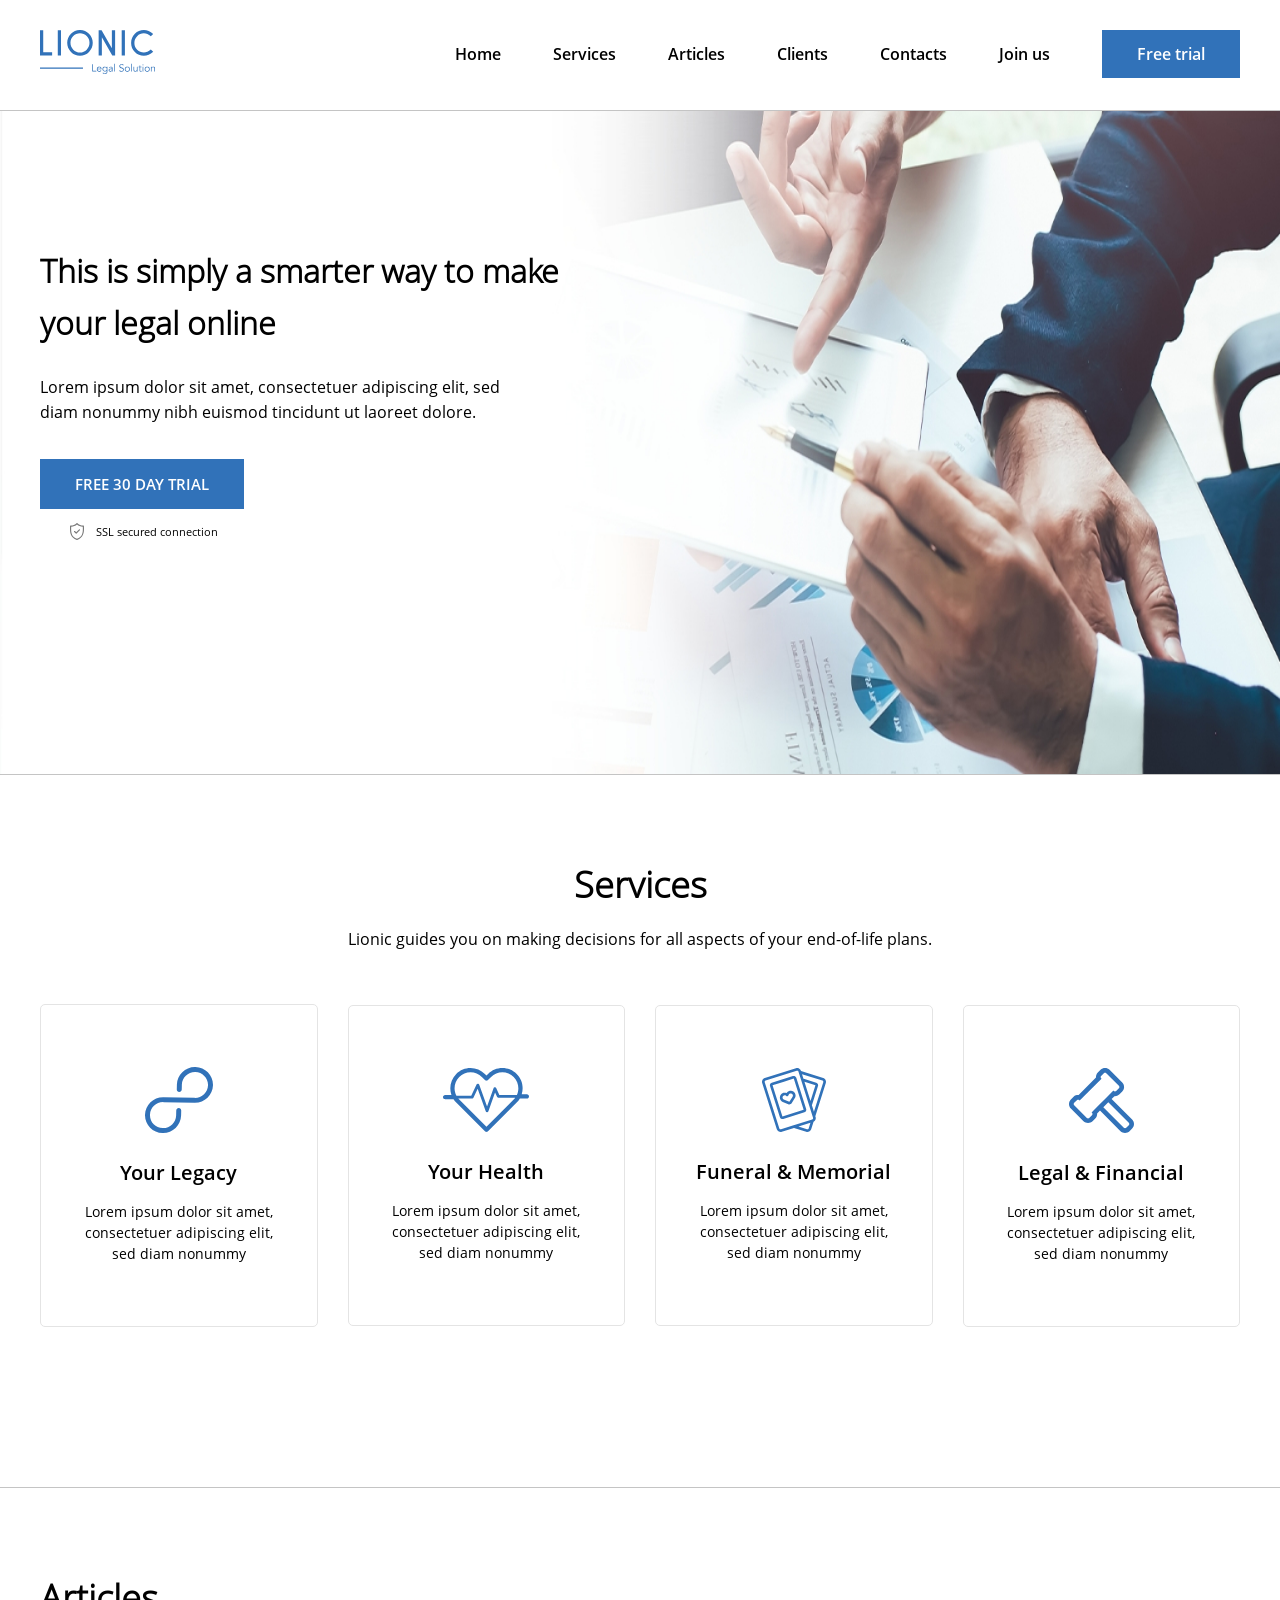
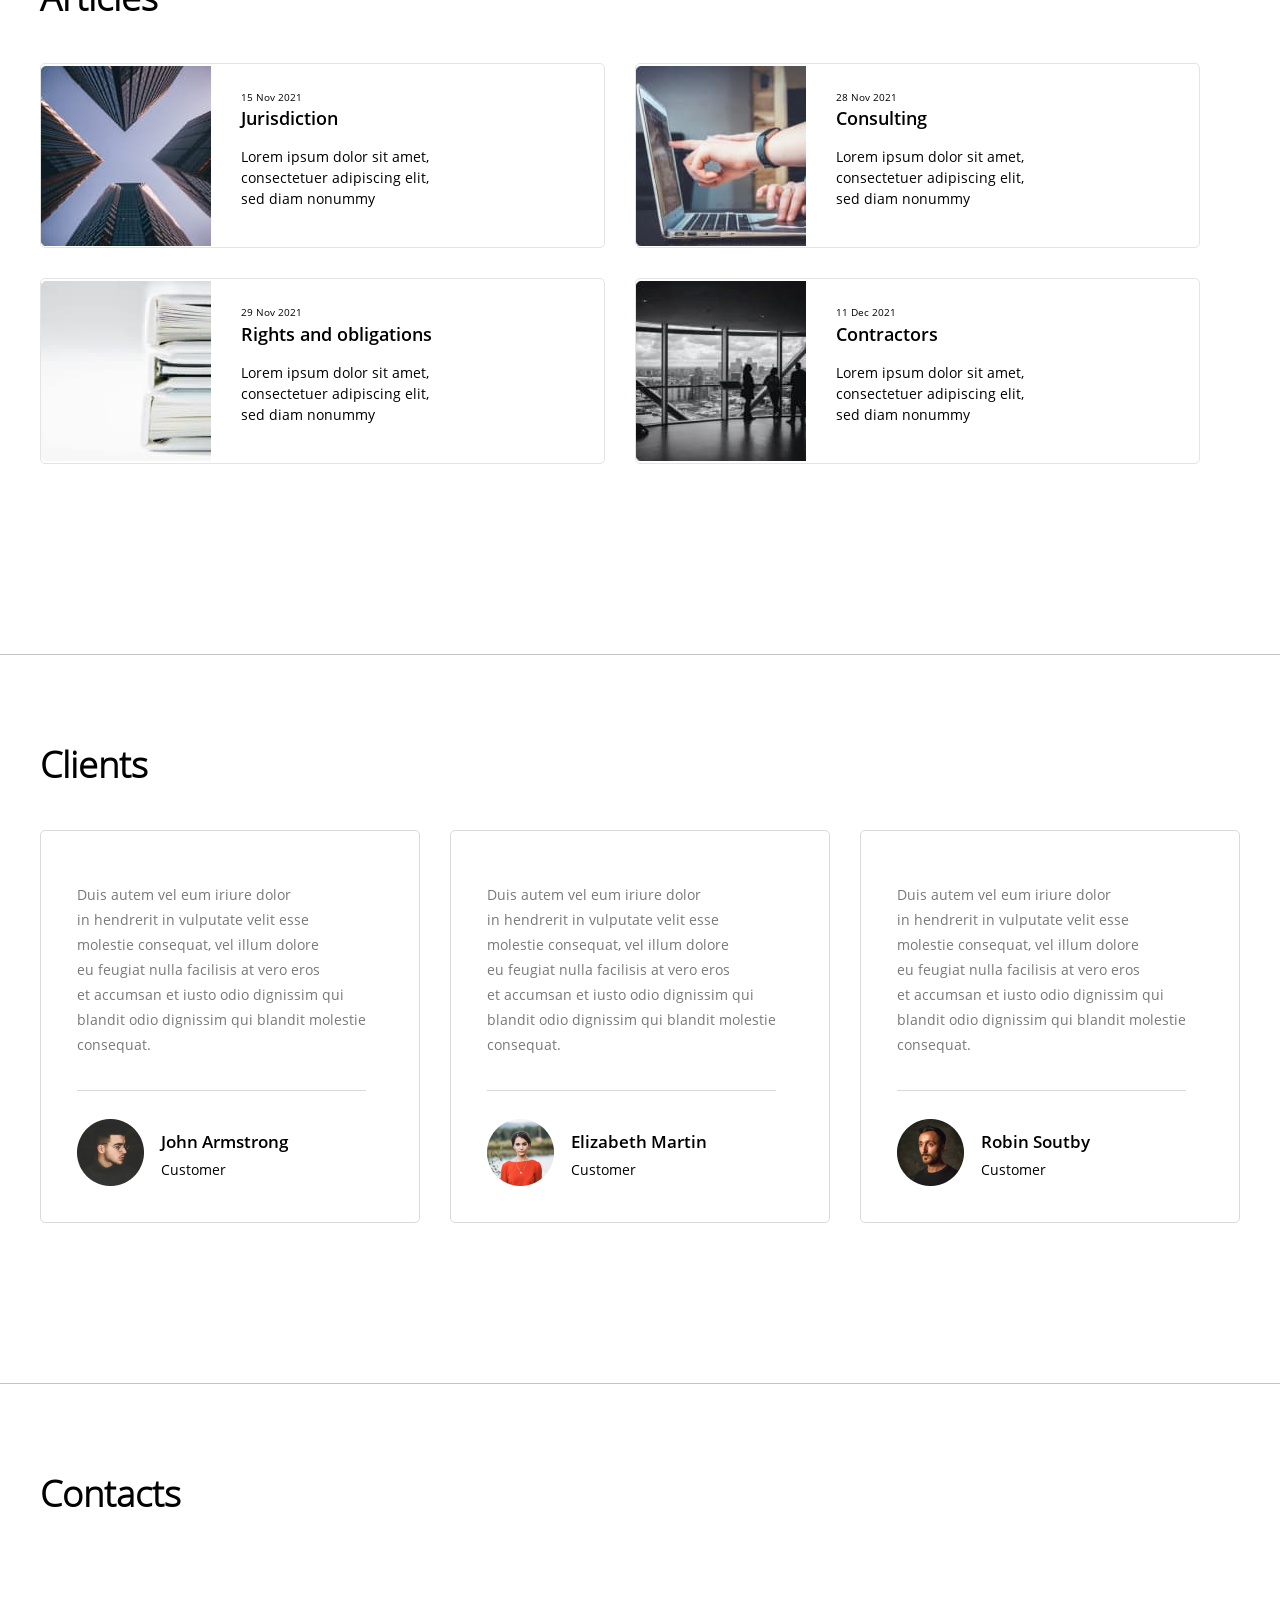
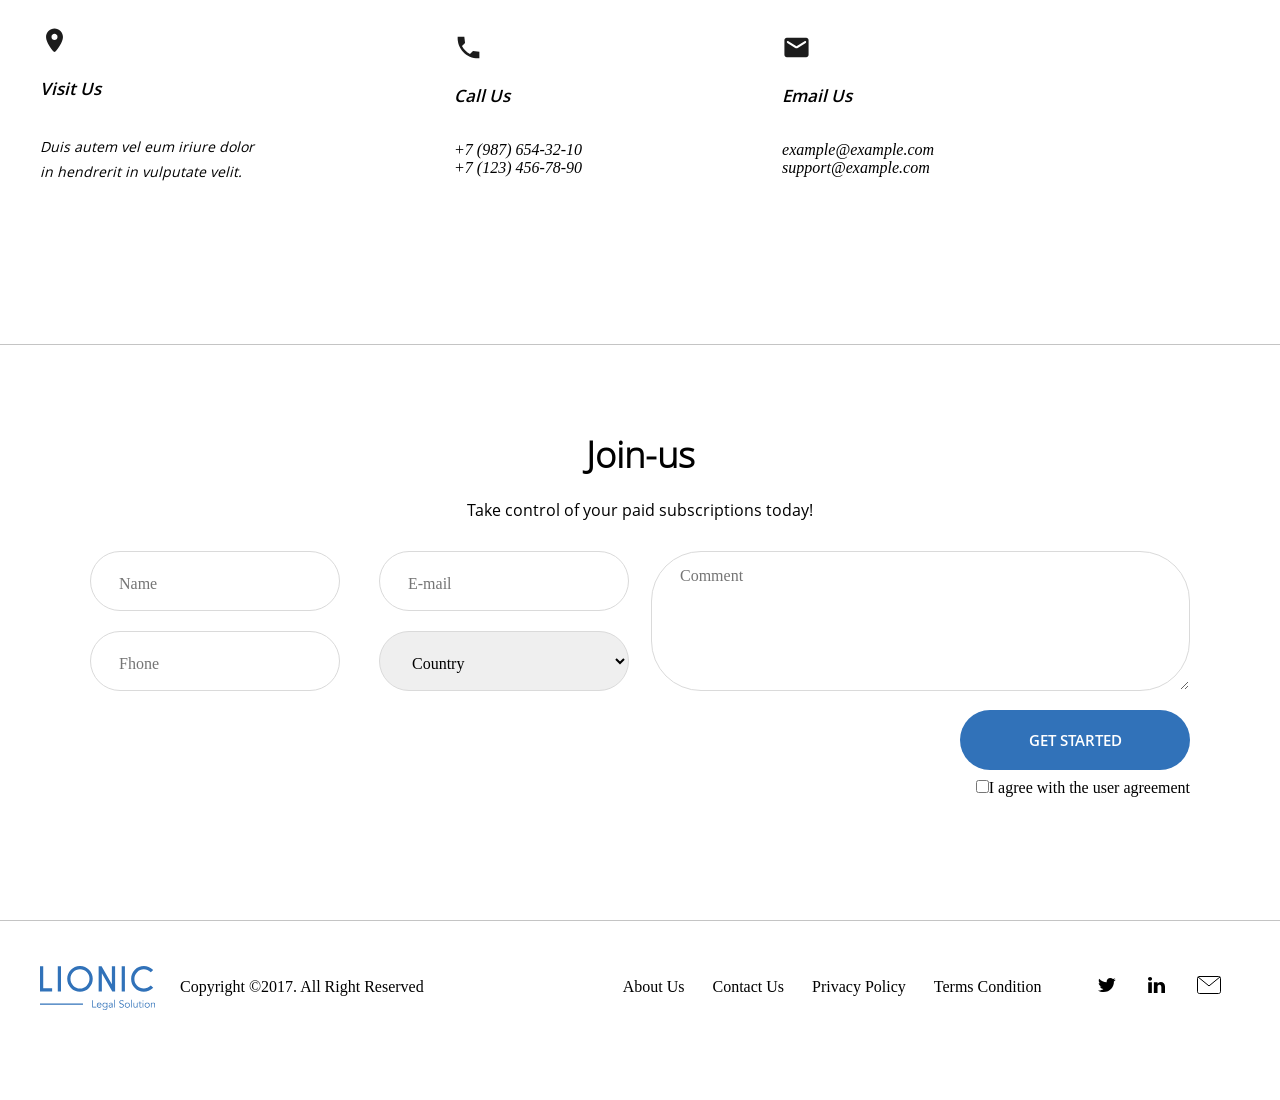
<file: Lionic/index.html>
<!DOCTYPE html>
<html lang="en">

<head>
  <meta charset="UTF-8">
  <meta name="viewport" content="width=device-width, initial-scale=1.0">
  <title>lionic</title>
  <link rel="stylesheet" href="css/normalize.css">
  <link rel="stylesheet" href="css/style.css">
</head>

<body>
  <header class="header">
    <div class="container flex">
      <a href="#" class="header-logo-link">
        <img src="img/logo.svg" alt="Logo-lionic" class="header-logo">
      </a>
      <nav class="nav">
        <ul class="header-list flex">
          <li class="header-list-item">
            <a href="#home" class="header-item-link">Home</a>
          </li>
          <li class="header-list-item">
            <a href="#services" class="header-item-link">Services</a>
          </li>
          <li class="header-list-item">
            <a href="#articles" class="header-item-link">Articles</a>
          </li>
          <li class="header-list-item">
            <a href="#clients" class="header-item-link">Clients</a>
          </li>
          <li class="header-list-item">
            <a href="#contacts" class="header-item-link">Contacts</a>
          </li>
          <li class="header-list-item">
            <a href="#join-us" class="header-item-link">Join&nbsp;us</a>
          </li>
        </ul>
      </nav>
      <button class="btn header-btn">Free trial</button>
    </div>
  </header>
  <main class="main">
    <section id="home" class="section-hero">
      <div class="container">
        <div class="description-hero">
          <h1 class="title-hero">This is&nbsp;simply a&nbsp;smarter way to&nbsp;make your legal online</h1>
          <p class="desc hero-desc">Lorem ipsum dolor sit amet, consectetuer adipiscing elit, sed diam nonummy
            nibh euismod tincidunt ut&nbsp;laoreet dolore.</p>
          <button class="btn btn-hero">FREE 30&nbsp;DAY TRIAL</button>
          <span class="commet">SSL secured connection</span>
        </div>
      </div>
    </section>
    <section id="services" class="section-services">
      <div class="container">
        <h2 class="title title-services">Services</h2>
        <p class="services-desc">Lionic guides you on&nbsp;making decisions for all aspects of&nbsp;your
          end-of-life plans.</p>
        <ul class="services-list-card flex">
          <li class="services-item-card flex">
            <svg class="services-icon services-icon-one" width="68" height="66" viewBox="0 0 68 66"
              xmlns="http://www.w3.org/2000/svg">
              <path
                d="M50.393 0.00398661C40.438 -0.212013 32.146 7.63799 31.9 17.512L31.776 22.483C31.742 23.839 32.833 24.973 34.2 25.003C35.567 25.032 36.713 23.947 36.746 22.591L36.871 17.62C37.049 10.471 43.062 4.77799 50.271 4.93399C57.478 5.09099 63.201 11.038 63.023 18.187C62.844 25.335 56.831 31.029 49.623 30.872L18.5 30.197C8.54499 29.981 0.252987 37.831 0.00698678 47.705C-0.240013 57.579 7.65099 65.78 17.607 65.995C27.562 66.211 35.854 58.362 36.1 48.488L36.223 43.572C36.257 42.215 35.166 41.082 33.799 41.052C32.432 41.022 31.286 42.108 31.252 43.464L31.129 48.38C30.951 55.529 24.938 61.222 17.729 61.066C10.522 60.909 4.79899 54.962 4.97699 47.813C5.15599 40.664 11.169 34.971 18.377 35.127L49.5 35.802C59.456 36.018 67.747 28.169 67.994 18.295C68.24 8.41999 60.349 0.219987 50.394 0.00498661L50.393 0.00398661Z" />
            </svg>
            <h3 class="title-card">Your Legacy</h3>
            <p class="desc card-services-desc">
              Lorem ipsum dolor sit amet, consectetuer adipiscing elit, sed diam nonummy
            </p>
          </li>
          <li class="services-item-card flex">
            <svg class="services-icon services-icon-two" width="86" height="64" viewBox="0 0 86 64"
              xmlns="http://www.w3.org/2000/svg">
              <path
                d="M79.622 20.272C79.622 22.336 79.316 24.352 78.726 26.27H83.868C85.045 26.27 86 27.227 86 28.406C86 29.586 85.045 30.541 83.868 30.541H77.47C77.268 30.541 77.073 30.513 76.888 30.461C76.0053 31.9743 74.9311 33.3675 73.692 34.606L44.972 63.374C44.7741 63.5725 44.539 63.73 44.2802 63.8375C44.0213 63.9449 43.7438 64.0002 43.4635 64.0002C43.1832 64.0002 42.9057 63.9449 42.6468 63.8375C42.388 63.73 42.1529 63.5725 41.955 63.374L13.233 34.606C12.1963 33.5688 11.2752 32.422 10.486 31.186C10.315 31.23 10.136 31.254 9.95 31.254H2.132C1.85176 31.2537 1.57431 31.1983 1.31551 31.0908C1.0567 30.9833 0.821595 30.8259 0.623621 30.6276C0.425646 30.4292 0.268677 30.1938 0.161676 29.9348C0.0546755 29.6758 -0.000261829 29.3983 9.38171e-07 29.118C9.38171e-07 27.938 0.955001 26.982 2.132 26.982H8.447C5.965 19.861 7.56 11.618 13.233 5.93801C15.1066 4.05015 17.3363 2.55313 19.793 1.5338C22.2497 0.514473 24.8843 -0.00687342 27.544 1.15198e-05C32.95 1.15198e-05 38.034 2.10901 41.856 5.93801L43.463 7.54701L45.07 5.93701C46.9438 4.04921 49.1737 2.55231 51.6306 1.53315C54.0874 0.513987 56.7222 -0.0071368 59.382 1.15198e-05C62.0417 -0.00681806 64.6763 0.514553 67.133 1.53388C69.5896 2.55321 71.8194 4.0502 73.693 5.93801C75.5791 7.8172 77.0741 10.0515 78.0918 12.5117C79.1094 14.972 79.6295 17.6096 79.622 20.272ZM70.678 8.95701C69.1987 7.46697 67.4383 6.28548 65.4989 5.48108C63.5595 4.67667 61.4796 4.26536 59.38 4.27101C57.2807 4.26563 55.2012 4.67706 53.2622 5.48146C51.3231 6.28586 49.563 7.46721 48.084 8.95701L44.969 12.077C44.7713 12.2754 44.5364 12.4329 44.2777 12.5403C44.019 12.6478 43.7416 12.7031 43.4615 12.7031C43.1814 12.7031 42.904 12.6478 42.6453 12.5403C42.3866 12.4329 42.1517 12.2754 41.954 12.077L38.84 8.95701C37.3608 7.46718 35.6005 6.28582 33.6613 5.48142C31.7221 4.67703 29.6424 4.26561 27.543 4.27101C25.4437 4.26546 23.3642 4.67682 21.4251 5.48123C19.486 6.28564 17.7259 7.46708 16.247 8.95701C11.173 14.04 10.232 21.718 13.425 27.763H28.236L33.538 16.479C33.783 15.959 34.277 15.634 34.891 15.663C35.1717 15.6764 35.4421 15.7726 35.6681 15.9396C35.8942 16.1065 36.0657 16.3367 36.161 16.601L44.051 38.487L50.542 20.168C50.6364 19.9007 50.8086 19.6678 51.0365 19.4992C51.2643 19.3306 51.5374 19.2341 51.8206 19.2221C52.1038 19.21 52.3842 19.283 52.6255 19.4316C52.8669 19.5802 53.0583 19.7977 53.175 20.056L56.351 27.051H73.852C76.612 21.125 75.554 13.842 70.677 8.95701H70.678ZM16.248 31.586L43.463 58.844L70.678 31.586C71.2253 31.038 71.7323 30.4512 72.195 29.83H55.736C55.179 29.83 54.373 29.573 54.143 29.064L52.046 24.444L45.404 43.189C45.204 43.755 44.67 44.135 44.069 44.136H44.066C43.466 44.136 42.933 43.76 42.729 43.196L34.653 20.798L30.426 29.794C30.192 30.292 29.99 30.541 29.439 30.541H15.293C15.593 30.901 15.912 31.249 16.248 31.586Z" />
            </svg>
            <h3 class="title-card">Your Health</h3>
            <p class="desc card-services-desc">Lorem ipsum dolor sit amet, consectetuer adipiscing elit, sed
              diam nonummy</p>
          </li>
          <li class="services-item-card flex">
            <svg class="services-icon services-icon-tree" width="64" height="64" viewBox="0 0 64 64"
              xmlns="http://www.w3.org/2000/svg">
              <path
                d="M63.8101 15.073L53.3321 48.146L53.5791 48.926C53.7393 49.4264 53.7986 49.9537 53.7536 50.4772C53.7086 51.0008 53.5603 51.5102 53.3171 51.976C52.9241 52.732 52.3171 53.329 51.5701 53.704L51.5611 53.737L49.1941 61.207C48.8722 62.2171 48.1632 63.0585 47.2223 63.5469C46.2815 64.0354 45.1853 64.131 44.1741 63.813L32.0001 59.957L19.8261 63.813C18.8148 64.131 17.7187 64.0354 16.7778 63.5469C15.8369 63.0585 15.1279 62.2171 14.8061 61.207L0.188058 15.074C0.0280711 14.5735 -0.0310613 14.0462 0.0140824 13.5227C0.0592262 12.9991 0.20775 12.4897 0.451058 12.024C0.69167 11.5566 1.02267 11.1416 1.42487 10.8031C1.82706 10.4646 2.29245 10.2093 2.79406 10.052L33.9431 0.187C34.9542 -0.131631 36.0504 -0.0363451 36.9915 0.451969C37.9325 0.940283 38.6415 1.78178 38.9631 2.792L39.0401 3.034C39.0491 3.036 39.0581 3.037 39.0661 3.04L61.2061 10.053C61.7073 10.2103 62.1723 10.4654 62.5743 10.8035C62.9763 11.1417 63.3073 11.5561 63.5481 12.023C64.0401 12.973 64.1331 14.055 63.8101 15.073ZM48.4441 54.75L36.4161 58.559L44.9781 61.271C45.3153 61.3777 45.6811 61.3463 45.9951 61.1835C46.3092 61.0208 46.5458 60.7401 46.6531 60.403L48.4441 54.75ZM51.0371 49.732L36.4211 3.598C36.3142 3.26106 36.078 2.98029 35.7644 2.81736C35.4507 2.65442 35.0852 2.62264 34.7481 2.729L3.60006 12.595C3.26006 12.702 2.98306 12.935 2.81906 13.252C2.73787 13.4073 2.68829 13.5771 2.67319 13.7517C2.65808 13.9263 2.67775 14.1021 2.73106 14.269L17.3471 60.402C17.5691 61.103 18.3201 61.492 19.0211 61.271L31.5611 57.299C31.5891 57.289 31.6171 57.279 31.6461 57.272L50.1691 51.405C50.5091 51.298 50.7861 51.065 50.9491 50.748C51.1141 50.432 51.1451 50.071 51.0371 49.731V49.732ZM48.4971 32.885L53.4461 17.265L42.4451 13.781L48.4971 32.885ZM61.1801 13.25C61.0998 13.0945 60.9896 12.9565 60.8557 12.8439C60.7218 12.7313 60.567 12.6464 60.4001 12.594L40.0231 6.14L41.4691 10.701C41.5571 10.711 41.6451 10.729 41.7321 10.757L54.2501 14.722C54.5841 14.8269 54.894 14.9969 55.1619 15.2223C55.4299 15.4477 55.6505 15.7239 55.8111 16.035C55.9734 16.3456 56.0726 16.6852 56.1028 17.0344C56.133 17.3835 56.0937 17.7352 55.9871 18.069L49.8951 37.297L51.9331 43.731L61.2681 14.267C61.3751 13.927 61.3441 13.567 61.1801 13.25ZM30.9401 23.336C31.5152 23.6323 32.0259 24.0398 32.4425 24.5349C32.8591 25.0299 33.1733 25.6027 33.3671 26.22C33.5725 26.8654 33.633 27.5483 33.5443 28.2198C33.4557 28.8913 33.22 29.535 32.8541 30.105L29.6411 35.126C29.3916 35.5142 29.0489 35.8336 28.6441 36.0552C28.2393 36.2767 27.7855 36.3932 27.3241 36.394C26.9701 36.394 26.6161 36.326 26.2841 36.19L20.7651 33.936C20.1378 33.6806 19.5745 33.29 19.1154 32.792C18.6563 32.2941 18.3127 31.701 18.1091 31.055C17.9119 30.4388 17.8389 29.7897 17.8943 29.1451C17.9498 28.5006 18.1326 27.8734 18.4321 27.3C18.7284 26.7249 19.1359 26.2142 19.631 25.7976C20.126 25.3811 20.6988 25.0668 21.3161 24.873C22.3839 24.5378 23.5338 24.5745 24.5781 24.977C25.1998 24.0462 26.1189 23.3539 27.1851 23.013C27.8013 22.8161 28.4504 22.7433 29.0949 22.7987C29.7394 22.8541 30.3665 23.0368 30.9401 23.336ZM30.8251 27.025C30.7361 26.742 30.5919 26.4795 30.4009 26.2526C30.2098 26.0257 29.9757 25.8389 29.7121 25.703C29.4491 25.5656 29.1615 25.4818 28.8659 25.4564C28.5703 25.431 28.2726 25.4645 27.9901 25.555C27.6178 25.6716 27.2823 25.8833 27.0168 26.1692C26.7513 26.455 26.565 26.8051 26.4761 27.185C26.4221 27.4083 26.3114 27.6139 26.1547 27.7819C25.998 27.9499 25.8006 28.0747 25.5816 28.1441C25.3626 28.2135 25.1294 28.2251 24.9045 28.178C24.6797 28.1309 24.4708 28.0265 24.2981 27.875C24.0064 27.6158 23.6523 27.4371 23.2705 27.3565C22.8888 27.2758 22.4926 27.296 22.1211 27.415C21.838 27.5042 21.5755 27.6487 21.3488 27.8401C21.122 28.0315 20.9355 28.266 20.8001 28.53C20.6627 28.793 20.5789 29.0806 20.5535 29.3762C20.5281 29.6718 20.5616 29.9694 20.6521 30.252C20.8271 30.805 21.2371 31.249 21.7751 31.469L27.2931 33.723C27.3114 33.731 27.3322 33.7317 27.3511 33.725C27.3696 33.7194 27.3856 33.7074 27.3961 33.691L30.6091 28.669C30.9231 28.179 31.0021 27.581 30.8261 27.027L30.8251 27.025ZM44.1721 40.932C44.2788 41.2656 44.3183 41.6171 44.2882 41.966C44.2582 42.315 44.1592 42.6545 43.9971 42.965C43.8365 43.2764 43.6158 43.5529 43.3477 43.7785C43.0796 44.004 42.7694 44.1742 42.4351 44.279L21.2401 50.994C20.5659 51.2062 19.835 51.1426 19.2077 50.817C18.5803 50.4914 18.1076 49.9305 17.8931 49.257L8.01306 18.07C7.90624 17.7362 7.8667 17.3846 7.89674 17.0355C7.92678 16.6863 8.0258 16.3466 8.18806 16.036C8.34862 15.7249 8.56923 15.4487 8.83717 15.2233C9.1051 14.9979 9.41503 14.8279 9.74906 14.723L30.9451 8.009C31.6194 7.79619 32.3506 7.85955 32.9782 8.18519C33.6059 8.51083 34.0788 9.07215 34.2931 9.746L44.1721 40.932ZM41.6301 41.737L31.7501 10.551L21.9781 13.645L10.5531 17.264L20.4331 48.45L41.6301 41.737Z" />
            </svg>
            <h3 class="title-card">Funeral &amp;&nbsp;Memorial</h3>
            <p class="desc card-services-desc">Lorem ipsum dolor sit amet, consectetuer adipiscing elit, sed
              diam nonummy</p>
          </li>
          <li class="services-item-card flex">
            <svg class="services-icon services-icon-four" width="65" height="65" viewBox="0 0 65 65"
              xmlns="http://www.w3.org/2000/svg">
              <path
                d="M63.131 51.506C64.3269 52.7045 64.9985 54.3285 64.9985 56.0215C64.9985 57.7146 64.3269 59.3385 63.131 60.537L60.54 63.13C59.9482 63.7249 59.2442 64.1965 58.4689 64.5175C57.6935 64.8385 56.8622 65.0025 56.023 65C55.184 65.0024 54.3529 64.8384 53.5777 64.5174C52.8025 64.1964 52.0987 63.7249 51.507 63.13L30.988 42.613L28.126 45.475C28.2028 46.397 28.077 47.3246 27.7574 48.1928C27.4378 49.061 26.9322 49.8488 26.276 50.501L23.55 53.227C22.9583 53.8218 22.2545 54.2934 21.4793 54.6143C20.7042 54.9353 19.873 55.0994 19.034 55.097C18.1952 55.0993 17.3642 54.9352 16.5892 54.6142C15.8142 54.2932 15.1106 53.8217 14.519 53.227L1.86503 40.575C0.66925 39.3767 -0.00231934 37.7529 -0.00231934 36.06C-0.00231934 34.3671 0.66925 32.7434 1.86503 31.545L4.59103 28.819C5.24326 28.1629 6.03107 27.6573 6.89928 27.3377C7.76748 27.0182 8.69507 26.8923 9.61703 26.969L26.97 9.61902C26.8953 8.69769 27.0219 7.77112 27.341 6.90358C27.6601 6.03605 28.1641 5.24832 28.818 4.59502L31.543 1.87002C32.1347 1.27539 32.8383 0.803958 33.6133 0.48298C34.3883 0.162003 35.2192 -0.00214761 36.058 2.1214e-05C37.764 2.1214e-05 39.368 0.664021 40.574 1.87002L53.227 14.522C54.4226 15.7205 55.094 17.3442 55.094 19.037C55.094 20.7298 54.4226 22.3536 53.227 23.552L50.502 26.278C49.8497 26.9342 49.0617 27.4398 48.1933 27.7594C47.3249 28.079 46.3972 28.2048 45.475 28.128L42.613 30.99L63.131 51.506ZM31.164 35.784L35.783 31.165L39.243 27.705L44.398 22.551L44.798 22.951C45.126 23.279 45.556 23.443 45.986 23.443C46.416 23.443 46.846 23.279 47.175 22.951L49.9 20.226C50.0561 20.07 50.1798 19.8848 50.2643 19.681C50.3487 19.4771 50.3922 19.2587 50.3922 19.038C50.3922 18.8174 50.3487 18.5989 50.2643 18.3951C50.1798 18.1912 50.0561 18.006 49.9 17.85L37.246 5.19702C37.0901 5.04084 36.905 4.91699 36.7011 4.83256C36.4972 4.74813 36.2787 4.70479 36.058 4.70502C35.628 4.70502 35.198 4.86902 34.87 5.19702L32.144 7.92202C31.9879 8.07804 31.864 8.26332 31.7794 8.46725C31.6949 8.67118 31.6514 8.88977 31.6514 9.11052C31.6514 9.33128 31.6949 9.54987 31.7794 9.7538C31.864 9.95773 31.9879 10.143 32.144 10.299L32.544 10.699L10.694 32.546L10.294 32.146C10.1381 31.9898 9.95296 31.866 9.74909 31.7816C9.54523 31.6971 9.32669 31.6538 9.10603 31.654C8.67603 31.654 8.24603 31.818 7.91803 32.146L5.19303 34.87C5.03701 35.026 4.91325 35.2112 4.82881 35.4151C4.74437 35.6189 4.70091 35.8374 4.70091 36.058C4.70091 36.2787 4.74437 36.4971 4.82881 36.701C4.91325 36.9048 5.03701 37.09 5.19303 37.246L17.846 49.9C18.174 50.228 18.604 50.392 19.034 50.392C19.464 50.392 19.894 50.228 20.223 49.9L22.948 47.175C23.1042 47.019 23.2281 46.8337 23.3126 46.6298C23.3971 46.4259 23.4407 46.2073 23.4407 45.9865C23.4407 45.7658 23.3971 45.5472 23.3126 45.3433C23.2281 45.1393 23.1042 44.954 22.948 44.798L22.548 44.398L27.703 39.244L31.164 35.784ZM59.804 54.834L39.285 34.317L34.315 39.287L54.835 59.803C55.162 60.131 55.593 60.295 56.023 60.295C56.453 60.295 56.883 60.131 57.211 59.803L59.804 57.21C59.9601 57.054 60.0838 56.8688 60.1683 56.665C60.2527 56.4611 60.2962 56.2427 60.2962 56.022C60.2962 55.8014 60.2527 55.5829 60.1683 55.3791C60.0838 55.1752 59.9601 54.99 59.804 54.834Z" />
            </svg>
            <h3 class="title-card">Legal &amp;&nbsp;Financial</h3>
            <p class="desc card-services-desc">Lorem ipsum dolor sit amet, consectetuer adipiscing elit, sed
              diam nonummy</p>
          </li>
        </ul>
      </div>
    </section>
    <section id="articles" class="section-articles">
      <div class="container">
        <h2 class="title title-articles">Articles</h2>
        <ul class="articles-list flex">
          <li class="articles-list-item">
            <article class="article">
              <a href="#" class="link-article flex">
                <div class="div-image">
                  <img src="img/articles-1.1.jpg" alt="Jurisdiction" class="articles-img">
                </div>
                <div class="articles-card-desc">
                  <time class="time" datetime="2021.11.15 15:50">15 Nov 2021</time>
                  <h3 class="title-articles-card">
                    Jurisdiction
                  </h3>
                  <p class="desc desc-articles-card">
                    Lorem ipsum dolor sit amet, consectetuer adipiscing elit, sed diam nonummy
                  </p>
                </div>
              </a>
            </article>
          </li>
          <li class="articles-list-item">
            <article class="article">
              <a href="#" class="link-article flex">
                <div class="div-image">
                  <img src="img/Articles-2.2.jpg" alt="Consulting" class="articles-img">
                </div>
                <div class="articles-card-desc">
                  <time class="time" datetime="2021.11.28 21:40">28 Nov 2021</time>
                  <h3 class="title-articles-card">
                    Consulting
                  </h3>
                  <p class="desc desc-articles-card">
                    Lorem ipsum dolor sit amet, consectetuer adipiscing elit, sed diam nonummy
                  </p>
                </div>
              </a>
            </article>
          </li>
          <li class="articles-list-item">
            <article class="article">
              <a href="#" class="link-article flex">
                <div class="div-image">
                  <img src="img/articles-3.3.jpg" alt="Rights and obligations" class="articles-img">
                </div>
                <div class="articles-card-desc">
                  <time class="time" datetime="2021.11.29 16:40">29 Nov 2021</time>
                  <h3 class="title-articles-card">
                    Rights and obligations
                  </h3>
                  <p class="desc desc-articles-card">
                    Lorem ipsum dolor sit amet, consectetuer adipiscing elit, sed diam nonummy
                  </p>
                </div>
              </a>
            </article>
          </li>
          <li class="articles-list-item">
            <article class="article">
              <a href="#" class="link-article flex">
                <div class="div-image">
                  <img src="img/articles-4.4.jpg" alt="Contractors" class="articles-img">
                </div>
                <div class="articles-card-desc">
                  <time class="time" datetime="2021.12.11 11:30">11 Dec 2021</time>
                  <h3 class="title-articles-card">
                    Contractors
                  </h3>
                  <p class="desc desc-articles-card">
                    Lorem ipsum dolor sit amet, consectetuer adipiscing elit, sed diam nonummy
                  </p>
                </div>
              </a>
            </article>
          </li>
        </ul>
      </div>
    </section>
    <section id="clients" class="section-clients">
      <div class="container">
        <h2 class="title-clients">Clients</h2>
        <ul class="list-clients flex">
          <li class="item-clients">
            <p class="desc-clients">
              Duis autem vel eum iriure dolor in&nbsp;hendrerit in&nbsp;vulputate velit esse molestie consequat, vel
              illum dolore eu&nbsp;feugiat nulla facilisis at&nbsp;vero eros et&nbsp;accumsan et&nbsp;iusto odio
              dignissim qui blandit odio dignissim qui blandit molestie consequat.
            </p>
            <div class="clients-contact flex">
              <div class="div-image-clients">
                <img src="img/clients-1.jpg" alt="фото">
              </div>
              <div>
                <p class="name-customer">John Armstrong</p>
                <p class="customer">Customer</p>
              </div>
            </div>
          </li>
          <li class="item-clients">
            <p class="desc-clients">
              Duis autem vel eum iriure dolor in&nbsp;hendrerit in&nbsp;vulputate velit esse molestie consequat, vel
              illum dolore eu&nbsp;feugiat nulla facilisis at&nbsp;vero eros et&nbsp;accumsan et&nbsp;iusto odio
              dignissim qui blandit odio dignissim qui blandit molestie consequat.
            </p>
            <div class="clients-contact flex">
              <div class="div-image-clients">
                <img src="img/clients-2.jpg" alt="фото">
              </div>
              <div>
                <p class="name-customer">Elizabeth Martin</p>
                <p class="customer">Customer</p>
              </div>
            </div>
          </li>
          <li class="item-clients">
            <p class="desc-clients">
              Duis autem vel eum iriure dolor in&nbsp;hendrerit in&nbsp;vulputate velit esse molestie consequat, vel
              illum dolore eu&nbsp;feugiat nulla facilisis at&nbsp;vero eros et&nbsp;accumsan et&nbsp;iusto odio
              dignissim qui blandit odio dignissim qui blandit molestie consequat.
            </p>
            <div class="clients-contact flex">
              <div class="div-image-clients">
                <img src="img/clients-3.jpg" alt="фото">
              </div>
              <div>
                <p class="name-customer">Robin Soutby</p>
                <p class="customer">Customer</p>
              </div>
            </div>
          </li>
        </ul>
      </div>
    </section>
    <section id="contacts" class="section-contacts">
      <div class="container">
        <h2 class="title-contacts">Contacts</h2>
        <address class="contacts-block">
          <ul class="adress-list flex">
            <li class="adress-listitem flex">
              <img class="adress-image" src="img/contacts-1.svg" alt="иконка">
              <strong class="title-small">
                Visit Us
              </strong>
              <p class="contacts-desc">Duis autem vel eum iriure dolor in&nbsp;hendrerit in&nbsp;vulputate velit.</p>
            </li>
            <li class="adress-listitem flex">
              <img class="adress-image" src="img/contacts-2.svg" alt="иконка">
              <strong class="title-small">
                Call Us
              </strong>
              <a href="tel:+79876543210" class="tel-contacts">+7 (987) 654-32-10</a>
              <a href="tel:+71234567890" class="tel-contacts">+7 (123) 456-78-90</a>
            </li>
            <li class="adress-listitem flex">
              <img class="adress-image" src="img/contacts-3.svg" alt="иконка">
              <strong class="title-small">
                Email Us
              </strong>
              <a href="mailto:example@example.com" class="mail-contacts">example@example.com</a>
              <a href="mailto:support@example.com" class="mail-contacts">support@example.com</a>
            </li>
          </ul>
        </address>
      </div>
    </section>
    <section id="join-us" class="section-join-us">
      <div class="container">
        <h2 class="title-join-us">Join-us</h2>
        <p class="desc-join-us">
          Take control of&nbsp;your paid subscriptions today!
        </p>
        <form action="#" method="POST" class="form">
          <div class="form-container flex">
            <div class="form-inputs flex">
              <input type="text" name="name" placeholder="Name" class="input">
              <input type="email" name="email" placeholder="E-mail" class="input">
              <input type="tel" name="tel" placeholder="Fhone" class="input input3">
              <select name="country" id="#" class="input select">
                <option value="Country" disabled selected>Country</option>
                <option value="United Kingdom">United Kingdom</option>
                <option value="Unoted States">Unoted States</option>
                <option value="France">France</option>
                <option value="Germany">Germany</option>
                <option value="Spain">Spain</option>
                <option value="Estonia">Estonia</option>
              </select>
            </div>
            <div class="text-form">
              <textarea class="textarea" placeholder="Comment"></textarea>
            </div>
          </div>
          <div class="div-button flex">
            <button class="btn-join-us">GET STARTED</button>
            <label>
              <input value="I agree with the user agreement" name="agree" type="checkbox">I agree with the user
              agreement
            </label>
          </div>
        </form>
      </div>
    </section>
  </main>
  <footer class="footer">
    <div class="container">
      <div class="flex">
        <div class="footer-commet flex">
          <img src="img/logo.svg" alt="Логотип компании" class="footer-logo">
          <p class="commet-footer">Copyright ©2017. All Right Reserved</p>
        </div>
        <ul class="flex">
          <li class="footer-nav">About Us</li>
          <li class="footer-nav">Contact Us</li>
          <li class="footer-nav">Privacy Policy</li>
          <li class="footer-nav footer-nav4">Terms Condition</li>
        </ul>
        <ul class="footer-link flex">
          <li class="footer-social">
            <a href="#" class="social-link">
              <svg class="icon-footer" width="18" height="14" viewBox="0 0 18 14" xmlns="http://www.w3.org/2000/svg">
                <path
                  d="M17.719 1.65632C17.0672 1.93749 16.3672 2.12756 15.6312 2.213C16.3824 1.77569 16.9578 1.08271 17.2295 0.257952C16.516 0.66998 15.7351 0.960048 14.9207 1.11556C14.258 0.428779 13.313 0 12.2675 0C10.2607 0 8.63311 1.58169 8.63311 3.53391C8.63311 3.81052 8.66516 4.08038 8.72676 4.33947C5.70575 4.19186 3.02744 2.78497 1.2347 0.647183C0.921659 1.16929 0.742478 1.77633 0.742478 2.42402C0.742478 3.64991 1.38427 4.73153 2.35946 5.36512C1.78217 5.34773 1.21754 5.19623 0.712779 4.9233V4.96795C0.712779 6.68033 1.96554 8.10817 3.6285 8.4329C3.32302 8.51427 3.00243 8.55679 2.67076 8.55679C2.43627 8.55679 2.20876 8.53521 1.98651 8.49457C2.44908 9.89809 3.7915 10.9197 5.38164 10.9486C4.13761 11.8967 2.57008 12.4619 0.867562 12.4619C0.574324 12.4619 0.284511 12.4449 0 12.4115C1.60887 13.4145 3.51914 14 5.57194 14C12.2576 14 15.914 8.61508 15.914 3.94522C15.914 3.79191 15.9105 3.63974 15.9029 3.48812C16.6153 2.98716 17.2303 2.36688 17.719 1.65632Z" />
              </svg>
            </a>
          </li>
          <li class="footer-social">
            <a href="#" class="social-link">
              <svg class="icon-footer" width="17" height="16" viewBox="0 0 17 16" fill="none"
                xmlns="http://www.w3.org/2000/svg">
                <g clip-path="url(#clip0_9_0)">
                  <path
                    d="M3.85973 15.999V5.20386H0.215035V15.999H3.85973ZM2.03785 3.72907C3.30882 3.72907 4.09994 2.90013 4.09994 1.86422C4.07626 0.804959 3.30887 -0.000976562 2.06197 -0.000976562C0.815269 -0.000976562 0 0.804975 0 1.86422C0 2.90018 0.790923 3.72907 2.01406 3.72907H2.03774H2.03785ZM5.87706 15.999H9.52175V9.97048C9.52175 9.64784 9.54543 9.32554 9.64168 9.0949C9.90516 8.45027 10.5049 7.78262 11.5117 7.78262C12.8305 7.78262 13.3582 8.77258 13.3582 10.2238V15.999H17.0026V9.8091C17.0026 6.49325 15.2045 4.95042 12.8065 4.95042C10.8404 4.95042 9.9771 6.03237 9.49751 6.76928H9.52184V5.20363H5.87714C5.92497 6.21659 5.87714 15.9988 5.87714 15.9988L5.87706 15.999Z" />
                </g>
                <defs>
                  <clipPath id="clip0_9_0">
                    <rect width="17" height="16" fill="white" />
                  </clipPath>
                </defs>
              </svg>
            </a>
          </li>
          <li class="footer-social">
            <a href="#" class="social-link social-link-mail">
              <svg class="social-footer" width="24" height="18" viewBox="0 0 24 18" xmlns="http://www.w3.org/2000/svg">
                <path d="M2.4 0.5H21.6C22.6747 0.5 23.5 1.31855 23.5 2.25V15.75C23.5 16.6814 22.6747 17.5 21.6 17.5H2.4C1.32525 17.5 0.5 16.6814 0.5 15.75V2.25C0.5 1.31855 1.32525 0.5 2.4 0.5Z" stroke-linecap="round" stroke-linejoin="round"/>
                <path d="M22.8478 1.0625L12 9.93794L1.15222 1.0625" stroke-linecap="round" stroke-linejoin="round"/>
                </svg>
            </a>
          </li>
        </ul>
      </div>
    </div>
  </footer>
</body>

</html>
</file>
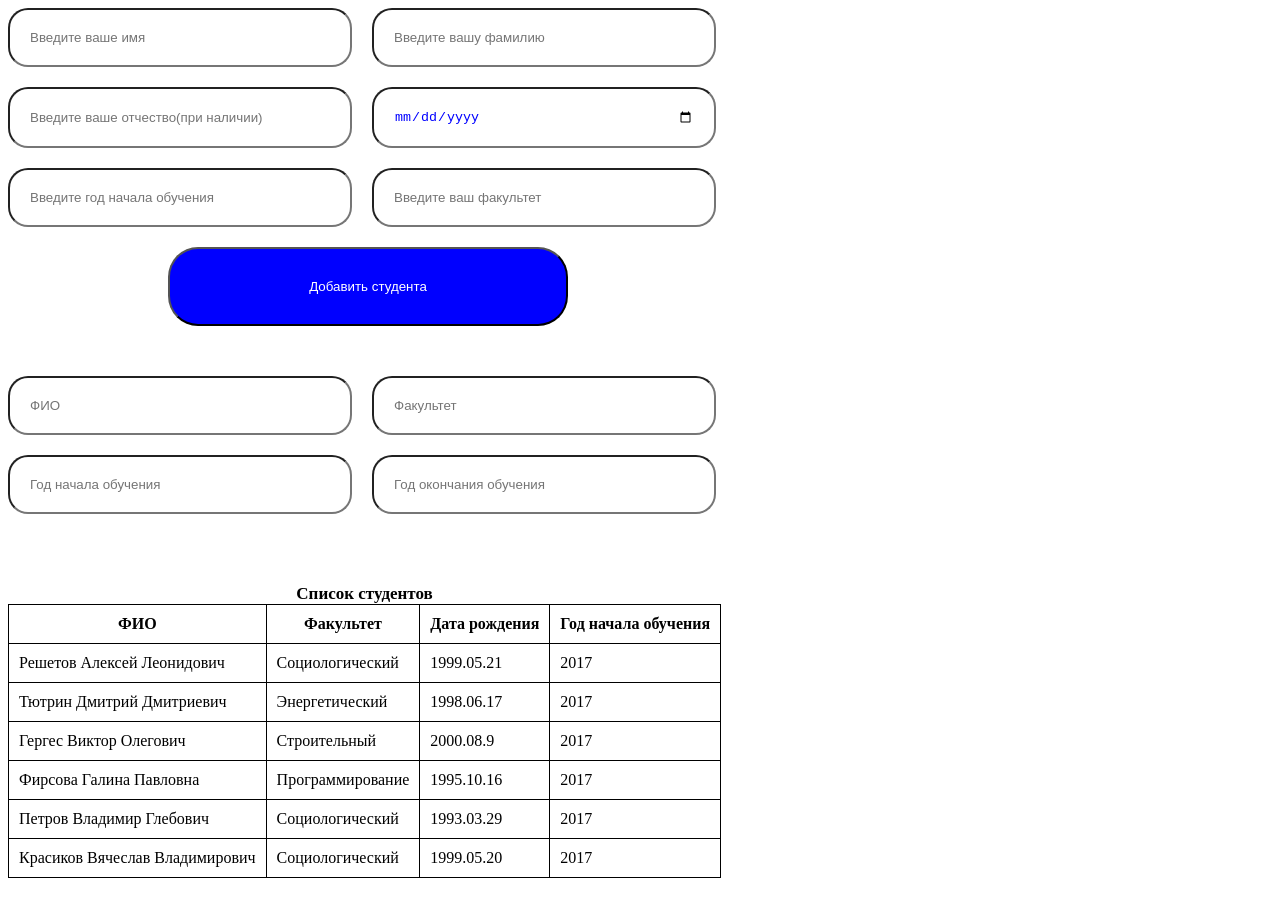
<file: StudentsFilter/index.html>
<!DOCTYPE html>
<html lang="ru">
<head>
    <meta charset="UTF-8">
    <meta name="viewport" content="width=device-width, initial-scale=1.0">
    <link rel="stylesheet" href="style.css">
    <title>Document</title>
</head>
<body>
    <div class="container">
        
    </div>
    <script defer src="student.js"></script>
</body>
</html>
</file>
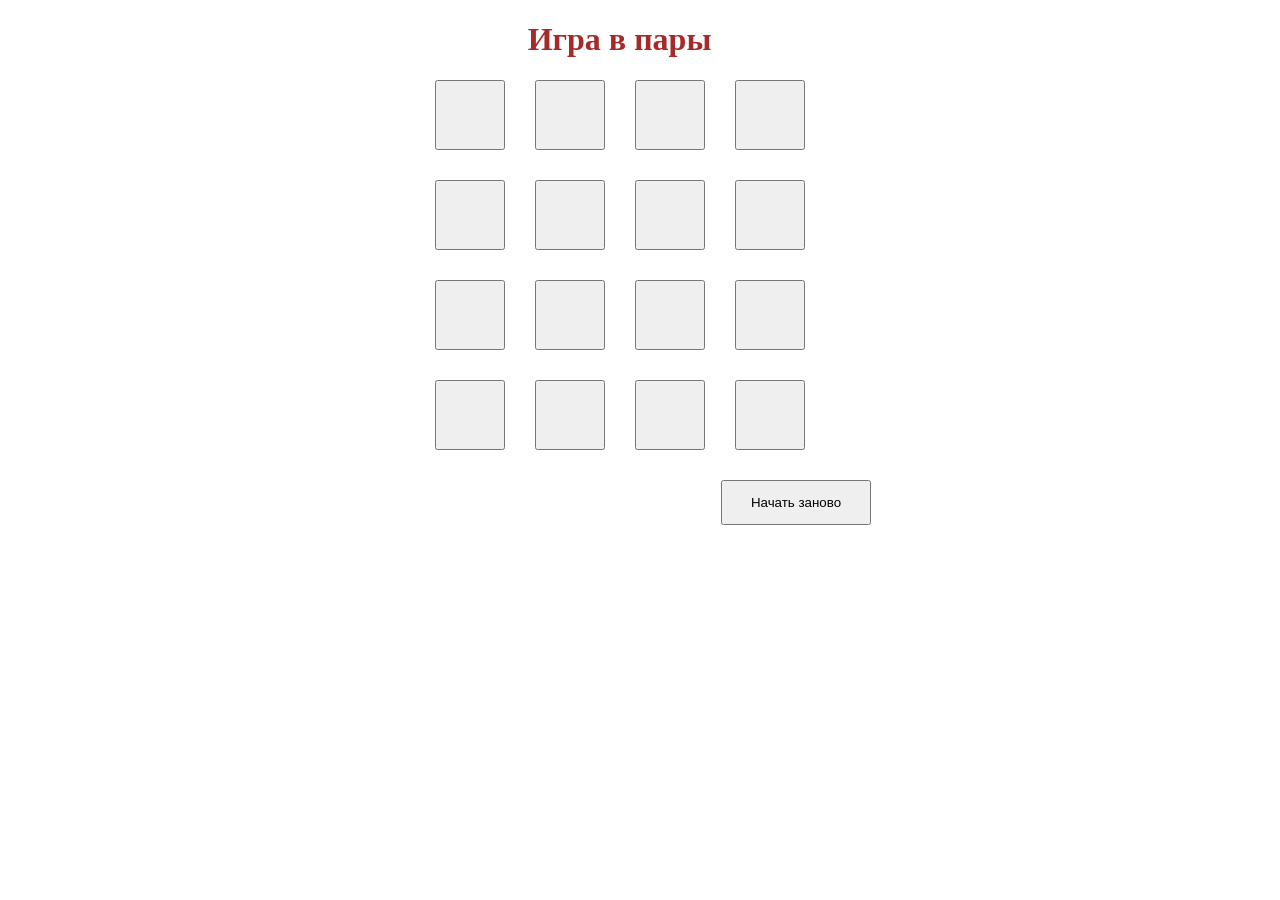
<file: Game/IndexCardGame.html>
<!DOCTYPE html>
<html lang="en">
<head>
    <meta charset="UTF-8">
    <meta name="viewport" content="width=device-width, initial-scale=1.0">
    <link rel="stylesheet" href="styleGame.css">
    <script defer src="mainGame.js"></script>
    <title>Document</title>
</head>
<body>
    <div class="js-app">

    </div>
</body>
</html>
</file>
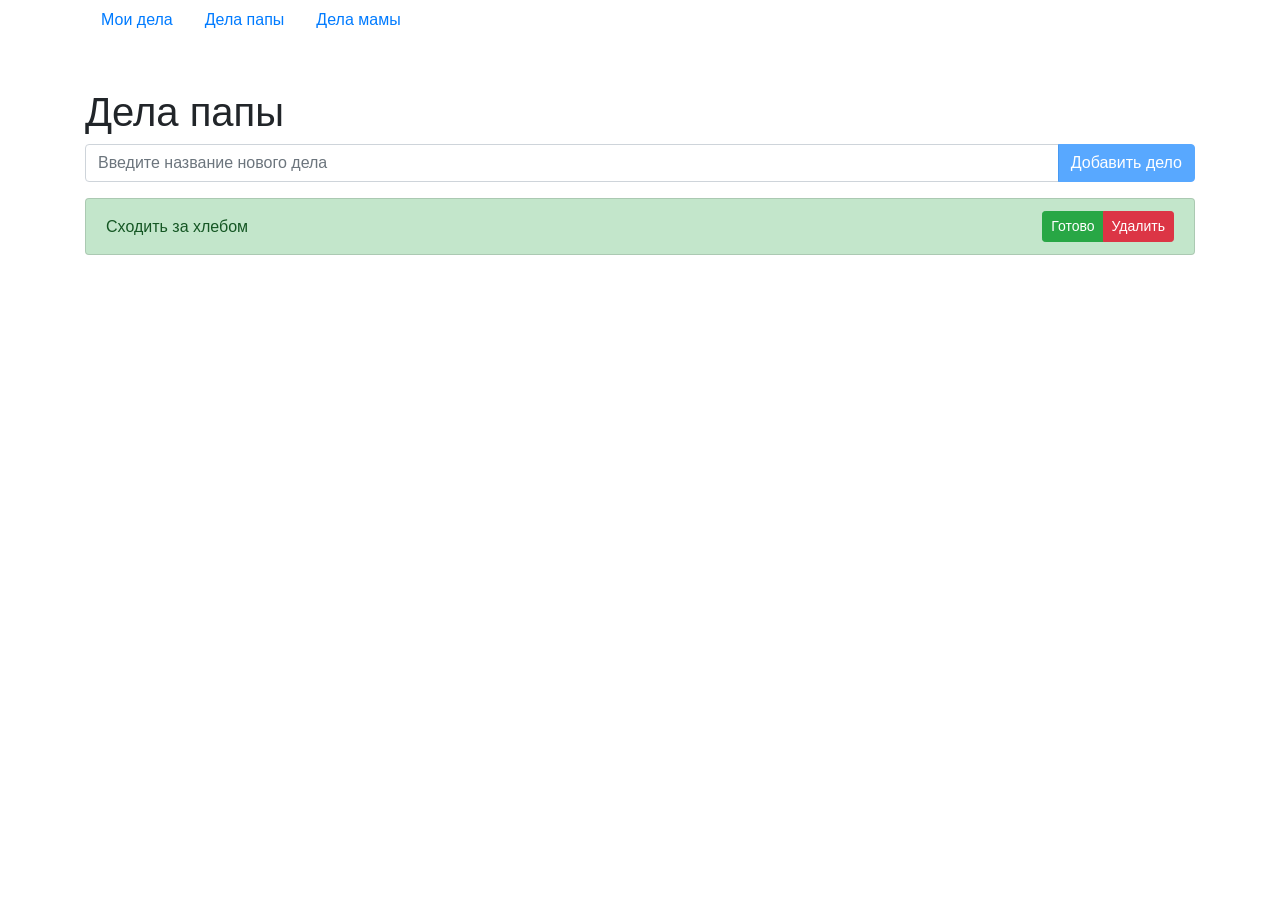
<file: TODO-app/dad.html>
<!DOCTYPE html>
<html lang="ru">
<head>
    <meta charset="UTF-8">
    <meta name="viewport" content="width=device-width, initial-scale=1, shrink-to-fit=no">
    <link rel="stylesheet"
    href="https://cdn.jsdelivr.net/npm/bootstrap@4.5.3/dist/css/bootstrap.min.css" integrity="sha384-TX8t27EcRE3e/ihU7zmQxVncDAy5uIKz4rEkgIXeMed4M0jlfIDPvg6uqKI2xXr2" crossorigin="anonymous">
    <script defer src="mainTODO.js"></script>
    <script>
      document.addEventListener('DOMContentLoaded', function() {
        createTodoAppMain(document.getElementById('todo-app'), 'Дела папы', key = 'Dad-todo');
      });
    </script>
    <title>Приложение TODO</title>
</head>
<body>
    <div class="container mb-5">
      <nav class="nav">
        <a class="nav-link" href="my.html">Мои дела</a>
        <a class="nav-link" href="dad.html">Дела папы</a>
        <a class="nav-link" href="mom.html">Дела мамы</a>
      </nav>
    </div>
    <div id="todo-app" class="container"></div>
</body>
</html>
</file>
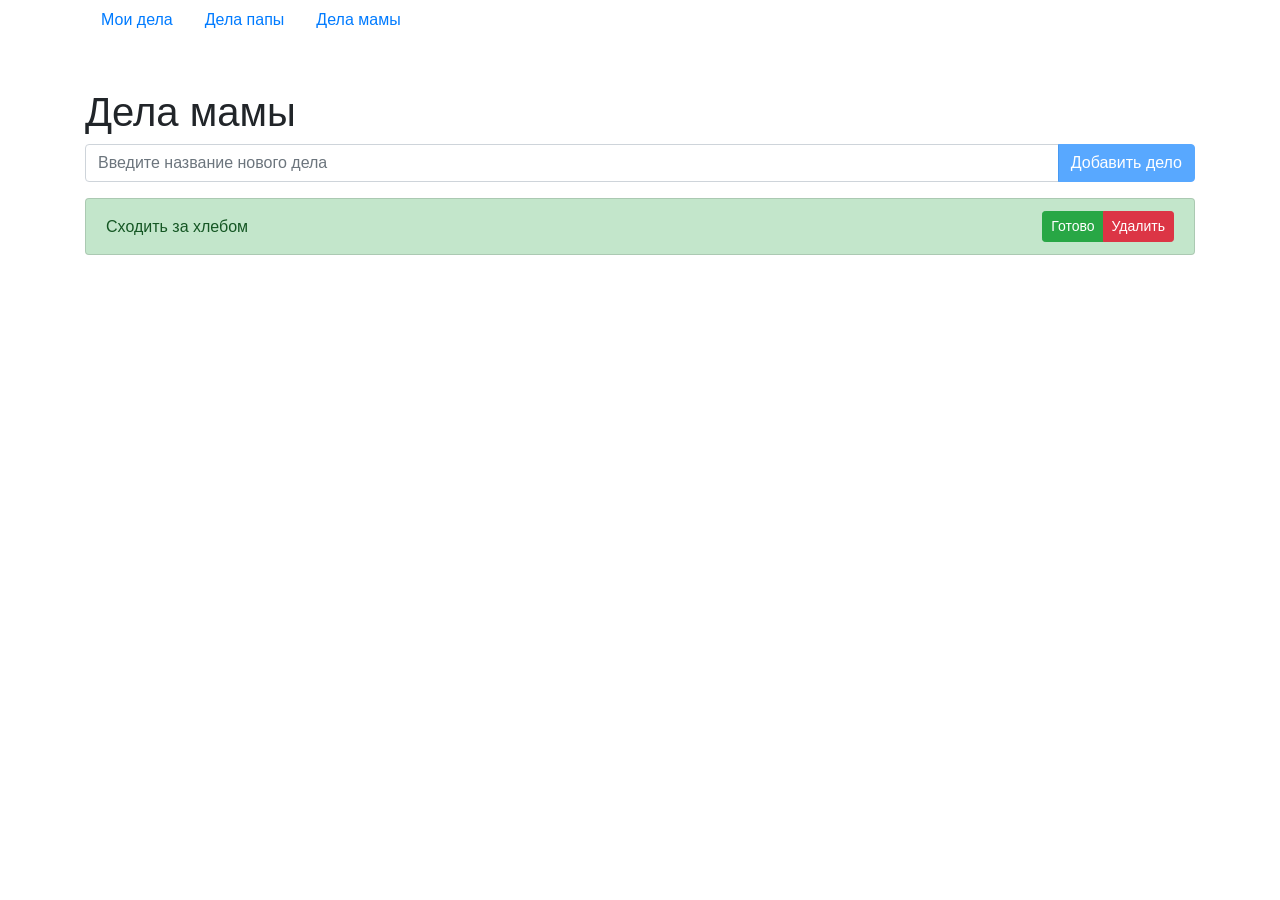
<file: TODO-app/mom.html>
<!DOCTYPE html>
<html lang="ru">
<head>
    <meta charset="UTF-8">
    <meta name="viewport" content="width=device-width, initial-scale=1, shrink-to-fit=no">
    <link rel="stylesheet"
    href="https://cdn.jsdelivr.net/npm/bootstrap@4.5.3/dist/css/bootstrap.min.css" integrity="sha384-TX8t27EcRE3e/ihU7zmQxVncDAy5uIKz4rEkgIXeMed4M0jlfIDPvg6uqKI2xXr2" crossorigin="anonymous">
    <script defer src="mainTODO.js"></script>
    <script>
      document.addEventListener('DOMContentLoaded', function() {
        createTodoAppMain(document.getElementById('todo-app'), 'Дела мамы', key = 'Mom-todo');
      });
    </script>
    <title>Приложение TODO</title>
</head>
<body>
    <div class="container mb-5">
      <nav class="nav">
        <a class="nav-link" href="my.html">Мои дела</a>
        <a class="nav-link" href="dad.html">Дела папы</a>
        <a class="nav-link" href="mom.html">Дела мамы</a>
      </nav>
    </div>
    <div id="todo-app" class="container"></div>
</body>
</html>
</file>
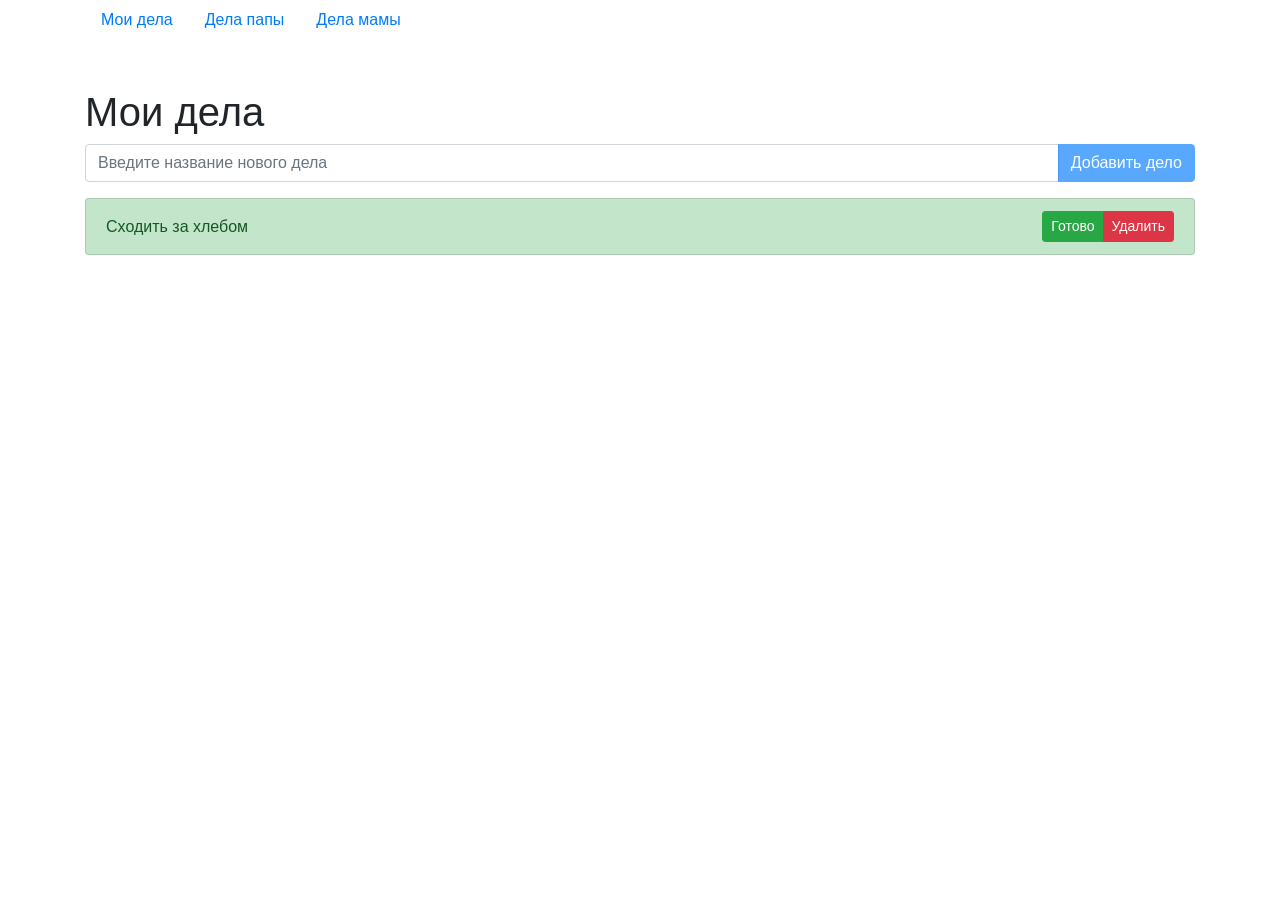
<file: TODO-app/my.html>
<!DOCTYPE html>
<html lang="ru">
<head>
    <meta charset="UTF-8">
    <meta name="viewport" content="width=device-width, initial-scale=1, shrink-to-fit=no">
    <link rel="stylesheet"
    href="https://cdn.jsdelivr.net/npm/bootstrap@4.5.3/dist/css/bootstrap.min.css" integrity="sha384-TX8t27EcRE3e/ihU7zmQxVncDAy5uIKz4rEkgIXeMed4M0jlfIDPvg6uqKI2xXr2" crossorigin="anonymous">
    <script defer src="mainTODO.js"></script>
    <script>
      document.addEventListener('DOMContentLoaded', function() {
        createTodoAppMain(document.getElementById('todo-app'), 'Мои дела', key = 'My-todo');
      });
    </script>
    <title>Приложение TODO</title>
</head>
<body>
    <div class="container mb-5">
      <nav class="nav">
        <a class="nav-link" href="my.html">Мои дела</a>
        <a class="nav-link" href="dad.html">Дела папы</a>
        <a class="nav-link" href="mom.html">Дела мамы</a>
      </nav>
    </div>
    <div id="todo-app" class="container"></div>
</body>
</html>
</file>
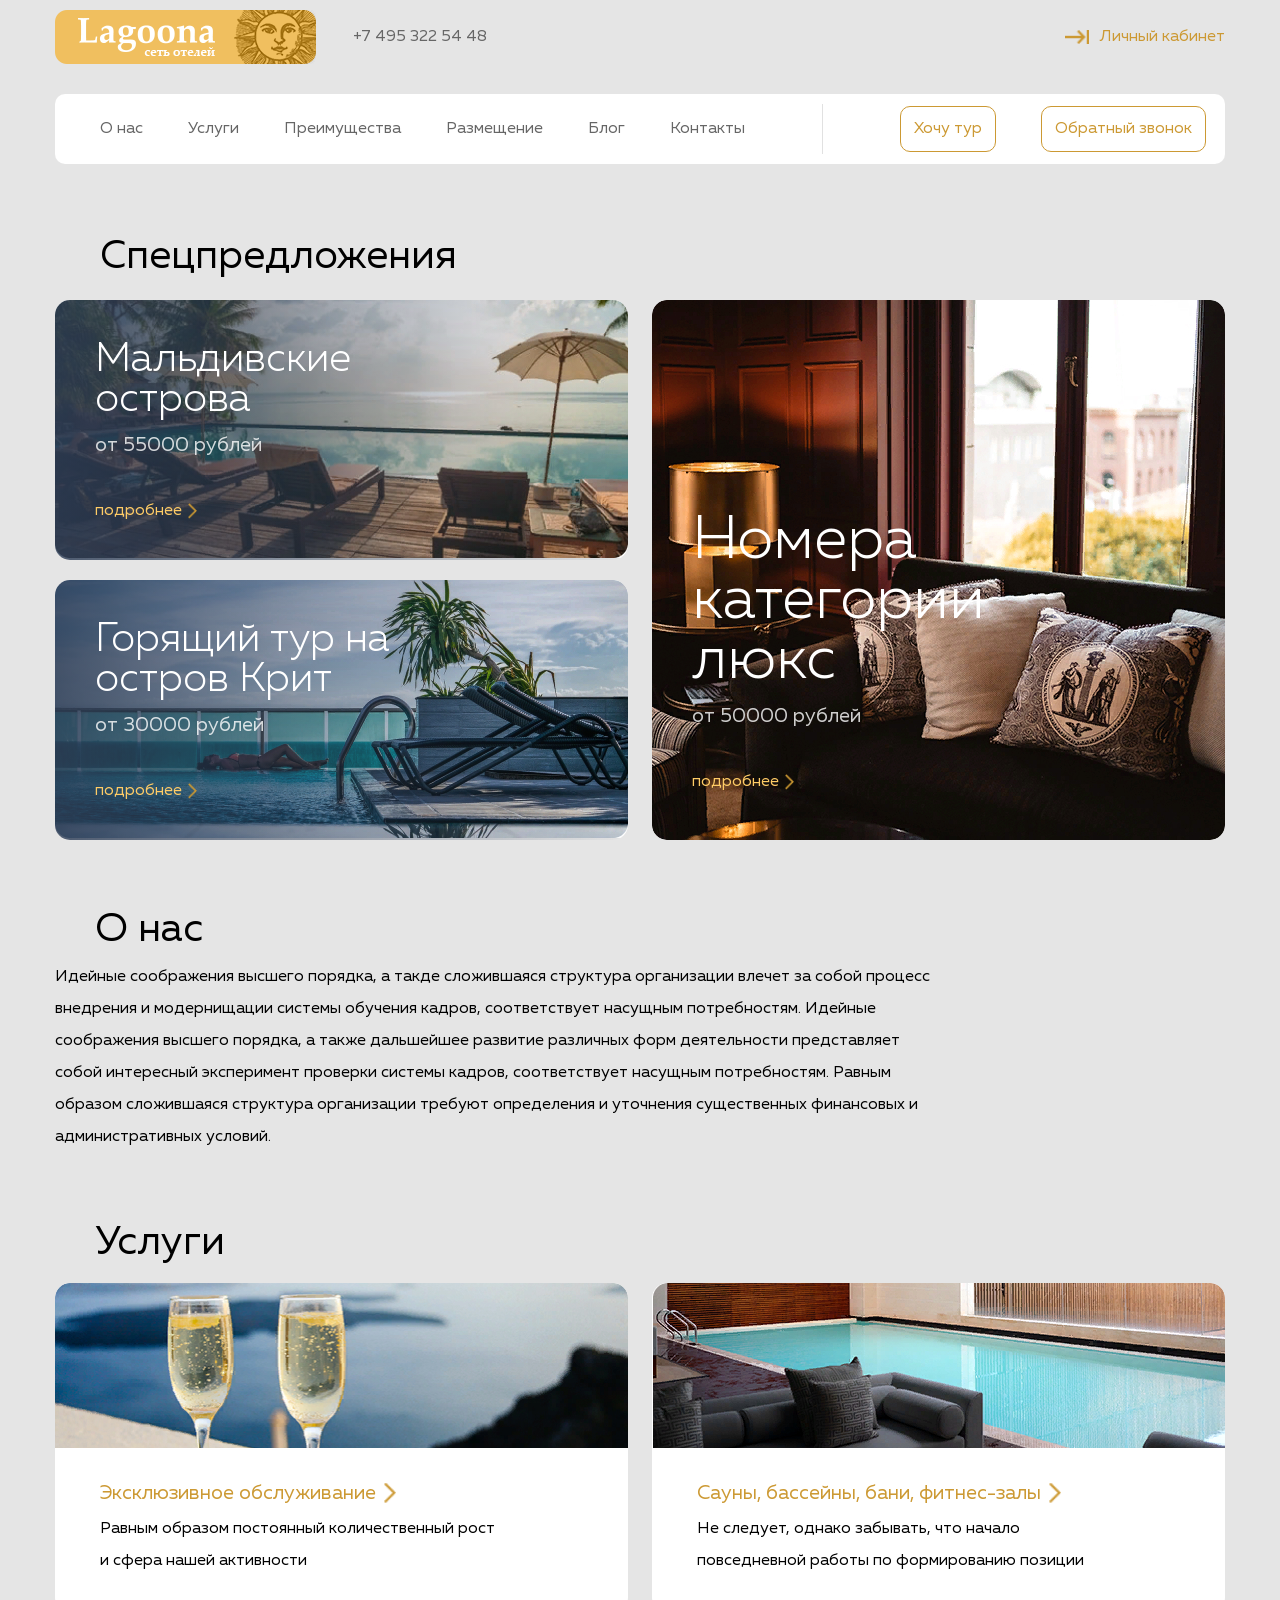
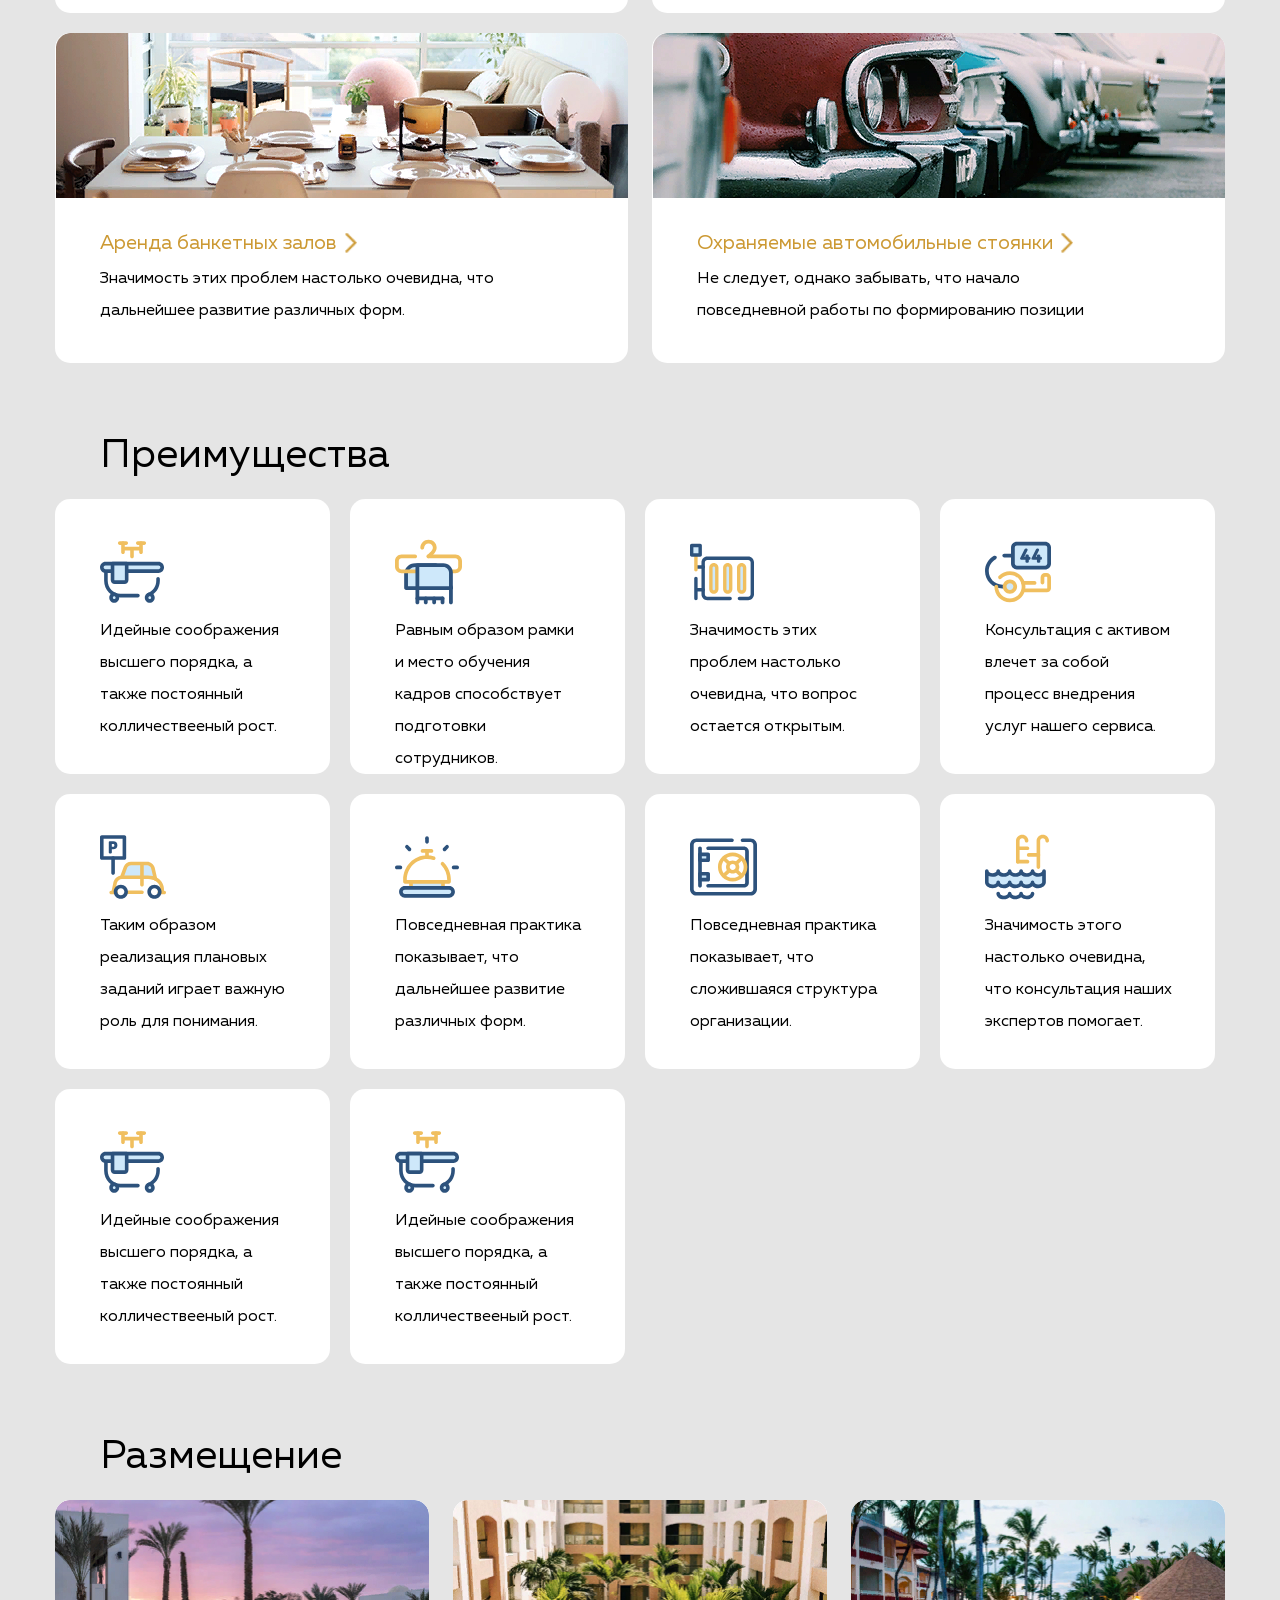
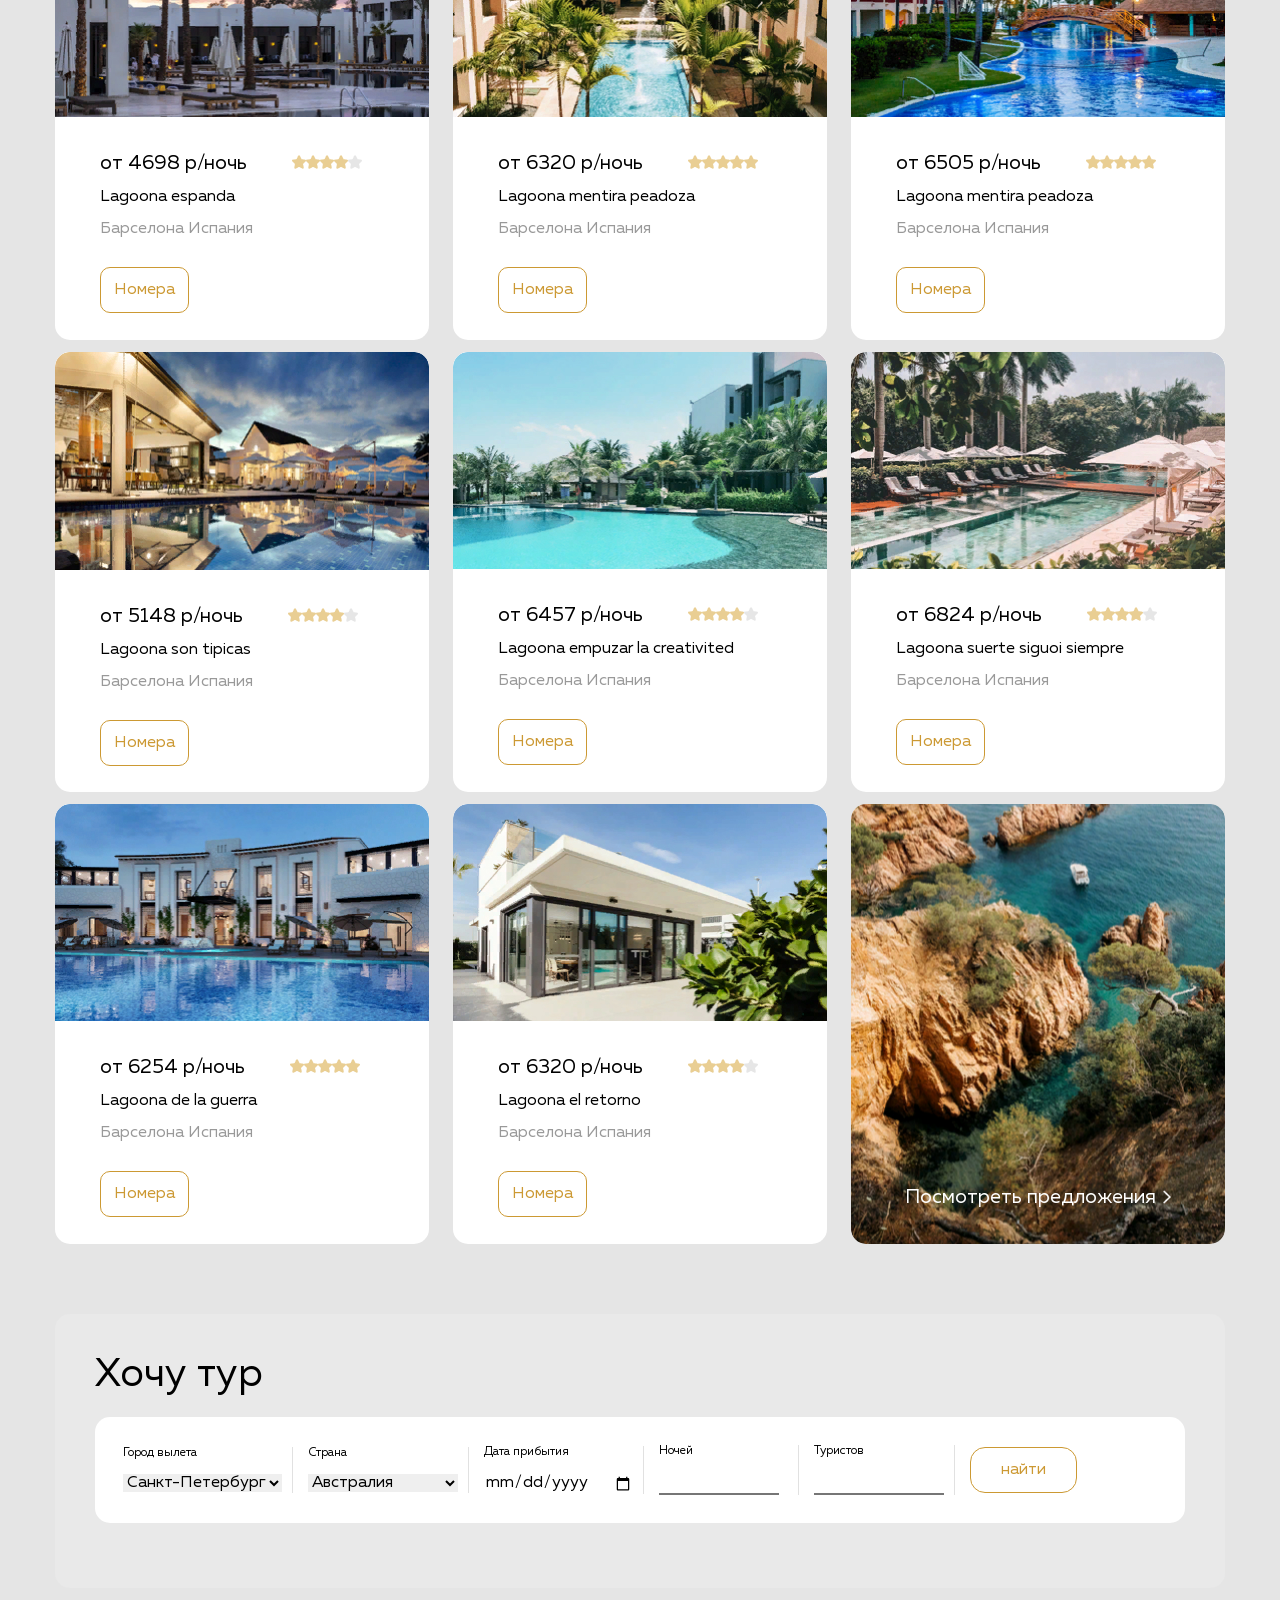
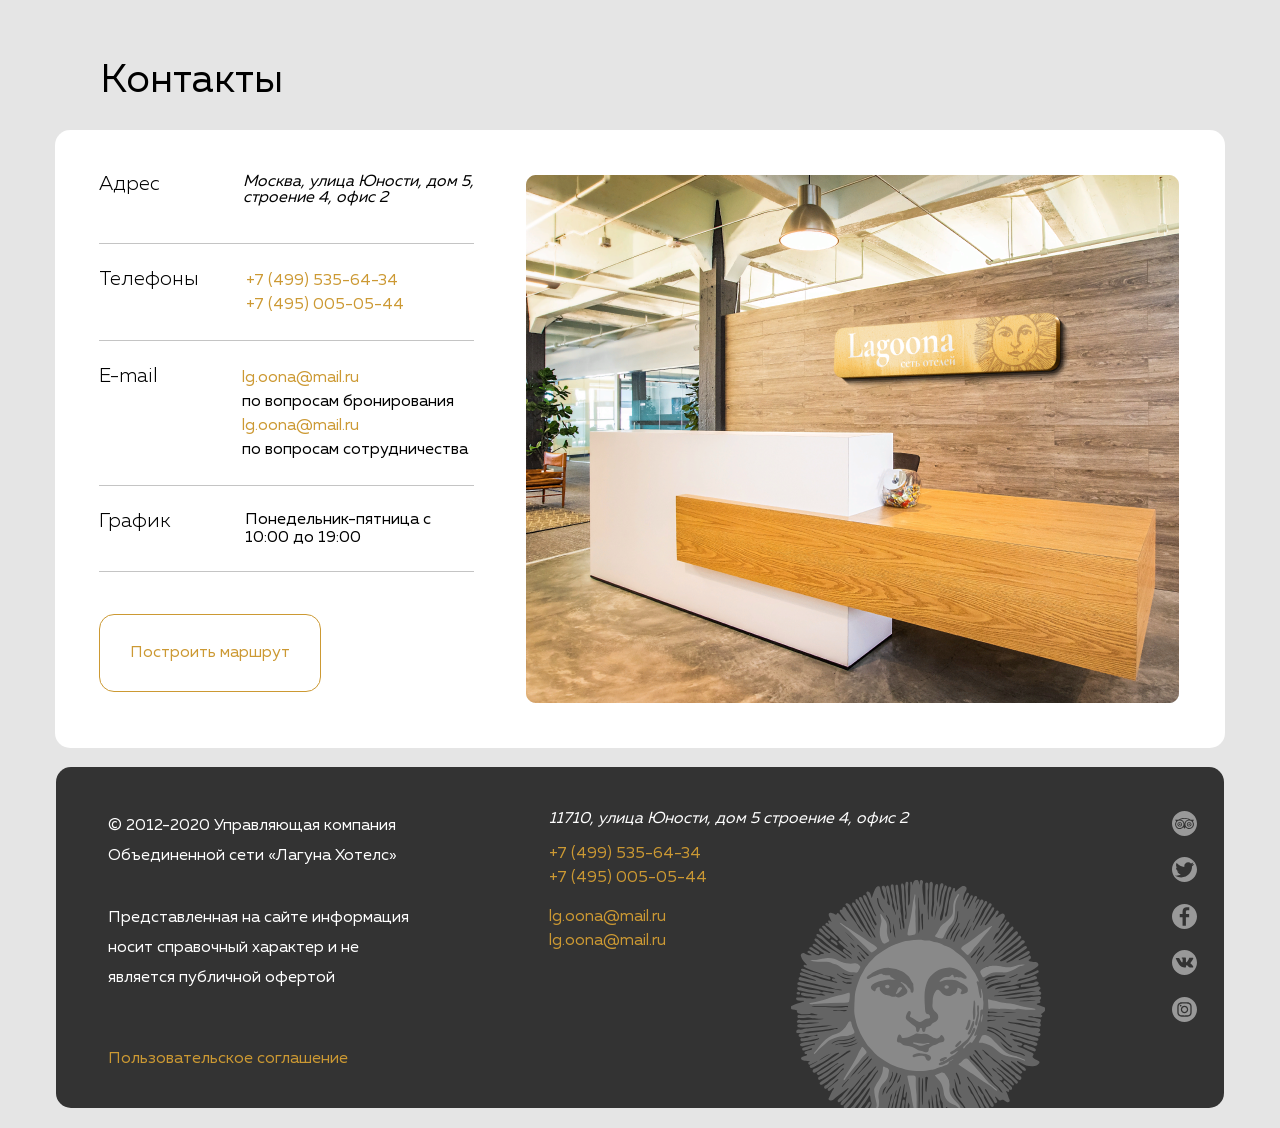
<file: Отели/index1.html>
<!DOCTYPE html>

<html lang="ru">

<head>
  <meta charset="UTF-8">
  <meta name="viewport" content="width=device-width, initial-scale=1.0">
  <link rel="stylesheet" href="css/normalize.css">
  <link rel="stylesheet" href="css/style1.css">
  <title>Лагуна. Сеть отелей</title>
  <link rel="stylesheet" href="fonts/MullerBold.woff2">
</head>

<body>
  <header class="header">
    <div class="container container-nav">
      <div class="header-logo">
        <img class="logo" src="img/logo.png" alt="Логотип">
        <a href="tel:+74953225448" class="header-contact-telefone">
          +7 495 322 54 48
        </a>
        <a href="#" class="header-contact-ls">
          Личный кабинет
        </a>
      </div>

      <div class="nav-content">
        <nav class="nav">
          <ul class="list-nav">
            <li class="nav-list-item">
              <a href="#" class="nav-link nav-link-item">
                О нас
              </a>
            </li>
            <li class="nav-list-item">
              <a href="#service" class="nav-link">
                Услуги
              </a>
            </li>
            <li class="nav-list-item">
              <a href="#nav-ad" class="nav-link">
                Преимущества
              </a>
            </li>
            <li class="nav-list-item">
              <a href="#nom" class="nav-link">
                Размещение
              </a>
            </li>
            <li class="nav-list-item">
              <a href="#" class="nav-link">
                Блог
              </a>
            </li>
            <li class="nav-list-item">
              <a href="#con" class="nav-link">
                Контакты
              </a>
            </li>
          </ul>
        </nav>
        <a href="#" class="btn header-btn">
          Хочу тур
        </a>
        <a href="#" class="btn header-btn2">
          Обратный звонок
        </a>
      </div>
    </div>
  </header>

  <main class="main">
    <section class="section-tender">
      <div class="container">
        <h2 class="title2">
          Спецпредложения
        </h2>
        <div class="section-stocs">
          <div>
            <article class="spetion spetion1">
              <h3 class="title3">
                Мальдивские острова
              </h3>
              <p class="price">
                от 55000 рублей
              </p>
              <a href="#" class="go-over">
                подробнее
              </a>
            </article>
            <article class="spetion spetion2">
              <h3 class="title3">
                Горящий тур на остров Крит
              </h3>
              <p class="price">
                от 30000 рублей
              </p>
              <a href="#" class="go-over">
                подробнее
              </a>
            </article>
          </div>
          <article class="spetion3">
            <h3 class="speyion-title">
              Номера категории люкс
            </h3>
            <p class="price">
              от 50000 рублей
            </p>
            <a href="#" class="go-over">
              подробнее
            </a>
          </article>
        </div>
      </div>
    </section>

    <section class="section2">
      <div class="container">
        <h2 class="title7" id="desk">
          О нас
        </h2>
        <p class="description">
          Идейные соображения высшего порядка, а такде сложившаяся структура организации влечет за собой процесс
          внедрения и модернищации системы обучения кадров, соответствует насущным потребностям. Идейные соображения
          высшего порядка, а также дальшейшее развитие различных форм деятельности представляет собой интересный
          эксперимент проверки системы кадров, соответствует насущным потребностям. Равным образом сложившаяся структура
          организации требуют определения и уточнения существенных финансовых и административных условий.
        </p>
      </div>
    </section>

    <section class="section3">
      <div class="container section3-container">
        <h2 class="title-service" id="service">
          Услуги
        </h2>
        <ul class="list-service">
          <li class="list-element">
            <div class="service-section list-element-1">
              <a href="#" class="list-service-one">
                Эксклюзивное обслуживание
              </a>
              <p class="description description-spetiol">
                Равным образом постоянный количественный рост и сфера нашей активности
              </p>
            </div>
          </li>
          <li class="list-element">
            <div class="service-section list-element-2">
              <a href="#" class="list-service-one">
                Сауны, бассейны, бани, фитнес-залы
              </a>
              <p class="description description-spetiol">
                Не следует, однако забывать, что начало повседневной работы по формированию позиции
              </p>
            </div>
          </li>
          <li class="list-element list-element2">
            <div class="service-section list-element-3">
              <a href="#" class="list-service-one">
                Аренда банкетных залов
              </a>
              <p class="description description-spetiol">
                Значимость этих проблем настолько очевидна, что дальнейшее развитие различных форм.
              </p>
            </div>
          </li>
          <li class="list-element list-element2">
            <div class="service-section list-element-4">
              <a href="#" class="list-service-one">
                Охраняемые автомобильные стоянки
              </a>
              <p class="description description-spetiol">
                Не следует, однако забывать, что начало повседневной работы по формированию позиции
              </p>
            </div>
          </li>
        </ul>
      </div>
    </section>

    <section class="section4">
      <div class="container">
        <h2 class="title2" id="nav-ad">
          Преимущества
        </h2>
        <ul class="list-advange">
          <li class="list-element-advange">
            <div class="list-advange-item img1">
              <p class="list-description">
                Идейные соображения высшего порядка, а также постоянный колличествееный рост.
              </p>
            </div>
          </li>
          <li class="list-element-advange">
            <div class="list-advange-item img2">
              <p class="list-description">
                Равным образом рамки и место обучения кадров способствует подготовки сотрудников.
              </p>
            </div>
          </li>
          <li class="list-element-advange">
            <div class="list-advange-item img3">
              <p class="list-description">
                Значимость этих проблем настолько очевидна, что вопрос остается открытым.
              </p>
            </div>
          </li>
          <li class="list-element-advange">
            <div class="list-advange-item img4">
              <p class="list-description">
                Консультация с активом влечет за собой процесс внедрения услуг нашего сервиса.
              </p>
            </div>
          </li>
          <li class="list-element-advange">
            <div class="list-advange-item img5">
              <p class="list-description">
                Таким образом реализация плановых заданий играет важную роль для понимания.
              </p>
            </div>
          </li>
          <li class="list-element-advange">
            <div class="list-advange-item img6">
              <p class="list-description">
                Повседневная практика показывает, что дальнейшее развитие различных форм.
              </p>
            </div>
          </li>
          <li class="list-element-advange">
            <div class="list-advange-item img7">
              <p class="list-description">
                Повседневная практика показывает, что сложившаяся структура организации.
              </p>
            </div>
          </li>
          <li class="list-element-advange">
            <div class="list-advange-item img8">
              <p class="list-description">
                Значимость этого настолько очевидна, что консультация наших экспертов помогает.
              </p>
            </div>
          </li>
          <li class="list-element-advange">
            <div class="list-advange-item img1">
              <p class="list-description">
                Идейные соображения высшего порядка, а также постоянный колличествееный рост.
              </p>
            </div>
          </li>
          <li class="list-element-advange">
            <div class="list-advange-item img1">
              <p class="list-description">
                Идейные соображения высшего порядка, а также постоянный колличествееный рост.
              </p>
            </div>
          </li>
        </ul>
      </div>
    </section>

    <section class="section5">
      <div class="container">
        <h2 class="title2" id="nom">
          Размещение
        </h2>
        <div class="parent">
          <article class="list-item-nomer">
            <img src="img/1.jpg" alt="картинка">
            <div class="block-nomer">
              <span class="nomer-price">
                от 4698 р/ночь
              </span>
              <img src="img/star.png" alt="Рейтинг отелей 4 из 5" class="star">
              <img src="img/star-1.png" alt="" class="star">
              <img src="img/star-2.png" alt="" class="star">
              <img src="img/star-3.png" alt="" class="star">
              <img src="img/star-4.png" alt="" class="star">
              <h3 class="nomer-in">
                Lagoona espanda
              </h3>
              <p class="langvige">
                Барселона Испания
              </p>
              <a href="#" class="btn btn-price">
                Номера
              </a>
            </div>
          </article>
          <article class="list-item-nomer">
            <img src="img/2.jpg" alt="картинка">
            <div class="block-nomer">
              <span class="nomer-price">
                от 6320 р/ночь
              </span>
              <img src="img/star.png" alt="Рейтинг отелей 5 из 5" class="star">
              <img src="img/star-1.png" alt="" class="star">
              <img src="img/star-2.png" alt="" class="star">
              <img src="img/star-3.png" alt="" class="star">
              <img src="img/star-3.png" alt="" class="star">
              <h3 class="nomer-in">
                Lagoona mentira peadoza
              </h3>
              <p class="langvige">
                Барселона Испания
              </p>
              <a href="#" class="btn btn-price">
                Номера
              </a>
            </div>
          </article>
          <article class="list-item-nomer">
            <img src="img/3.jpg" alt="картинка">
            <div class="block-nomer">
              <span class="nomer-price">
                от 6505 р/ночь
              </span>
              <img src="img/star.png" alt="Рейтинг отелей 5 из 5" class="star">
              <img src="img/star-1.png" alt="" class="star">
              <img src="img/star-2.png" alt="" class="star">
              <img src="img/star-3.png" alt="" class="star">
              <img src="img/star-3.png" alt="" class="star">
              <h3 class="nomer-in">
                Lagoona mentira peadoza
              </h3>
              <p class="langvige">
                Барселона Испания
              </p>
              <a href="#" class="btn btn-price">
                Номера
              </a>
            </div>
          </article>
          <article class="list-item-nomer">
            <img src="img/29-1.jpg" alt="картинка">
            <div class="block-nomer">
              <span class="nomer-price">
                от 5148 р/ночь
              </span>
              <img src="img/star.png" alt="Рейтинг отелей 4 из 5" class="star">
              <img src="img/star-1.png" alt="" class="star">
              <img src="img/star-2.png" alt="" class="star">
              <img src="img/star-3.png" alt="" class="star">
              <img src="img/star-4.png" alt="" class="star">
              <h3 class="nomer-in">
                Lagoona son tipicas
              </h3>
              <p class="langvige">
                Барселона Испания
              </p>
              <a href="#" class="btn btn-price">
                Номера
              </a>
            </div>
          </article>
          <article class="list-item-nomer">
            <img src="img/5.jpg" alt="Картинка">
            <div class="block-nomer">
              <span class="nomer-price">
                от 6457 р/ночь
              </span>
              <img src="img/star.png" alt="Рейтинг отелей 4 из 5" class="star">
              <img src="img/star-1.png" alt="" class="star">
              <img src="img/star-2.png" alt="" class="star">
              <img src="img/star-3.png" alt="" class="star">
              <img src="img/star-4.png" alt="" class="star">
              <h3 class="nomer-in">
                Lagoona empuzar la creativited
              </h3>
              <p class="langvige">
                Барселона Испания
              </p>
              <a href="#" class="btn btn-price">
                Номера
              </a>
            </div>
          </article>
          <article class="list-item-nomer">
            <img src="img/6.jpg" alt="Картинка">
            <div class="block-nomer">
              <span class="nomer-price">
                от 6824 р/ночь
              </span>
              <img src="img/star.png" alt="Рейтинг отелей 4 из 5" class="star">
              <img src="img/star-1.png" alt="" class="star">
              <img src="img/star-2.png" alt="" class="star">
              <img src="img/star-3.png" alt="" class="star">
              <img src="img/star-4.png" alt="" class="star">
              <h3 class="nomer-in">
                Lagoona suerte siguoi siempre
              </h3>
              <p class="langvige">
                Барселона Испания
              </p>
              <a href="#" class="btn btn-price">
                Номера
              </a>
            </div>
          </article>
          <article class="list-item-nomer3">
            <img src="img/7.jpg" alt="">
            <div class="block-nomer">
              <span class="nomer-price">
                от 6254 р/ночь
              </span>
              <img src="img/star.png" alt="Рейтинг отелей 5 из 5" class="star">
              <img src="img/star-1.png" alt="" class="star">
              <img src="img/star-2.png" alt="" class="star">
              <img src="img/star-3.png" alt="" class="star">
              <img src="img/star-3.png" alt="" class="star">
              <h3 class="nomer-in">
                Lagoona de la guerra
              </h3>

              <p class="langvige">
                Барселона Испания
              </p>
              <a href="#" class="btn btn-price">
                Номера
              </a>
            </div>
          </article>
          <article class="list-item-nomer3">
            <img src="img/8.jpg" alt="">
            <div class="block-nomer">
              <span class="nomer-price">
                от 6320 р/ночь
              </span>
              <img src="img/star.png" alt="Рейтинг отелей 4 из 5" class="star">
              <img src="img/star-1.png" alt="" class="star">
              <img src="img/star-2.png" alt="" class="star">
              <img src="img/star-3.png" alt="" class="star">
              <img src="img/star-4.png" alt="" class="star">
              <h3 class="nomer-in">
                Lagoona el retorno
              </h3>
              <p class="langvige">
                Барселона Испания
              </p>
              <a href="#" class="btn btn-price">
                Номера
              </a>
            </div>
          </article>
          <div class="list-item-nomer2">
              <a href="#" class="final-block">Посмотреть предложения</a>
          </div>
        </div>
      </div>
    </section>

    <section class="section-form">
      <div class="container container-form">
        <h2 class="title-form">
          Хочу тур
        </h2>
        <form action="https://jsonplaceholder.typicode.com/posts" method="POST" class="form">
          <div class="block-form">
            <label for="input1" class="label">Город вылета</label>
            <select name="Город вылета" id="input1" class="select">
              <option value="Санкт-Петербург">Санкт-Петербург</option>
              <option value="Владивосток">Владивосток</option>
              <option value="Нерчинск">Нерчинск</option>
            </select>
          </div>
          <div class="block-form">
            <label class="label">Страна</label>
            <select name="Страна" class="select select-spetion">
              <option value="Австралия">Австралия</option>
              <option value="Швейцария">Швейцария</option>
              <option value="Франция">Франция</option>
            </select>
          </div>
          <div class="block-form">
            <label for="imput3" class="label">Дата прибытия</label>
            <input type="date" name="Дата прибытия" id="imput3" class="select">
          </div>
          <div class="block-form block-nigth">
            <label for="imput4" class="label">Ночей</label>
            <input type="number" min="1" max="10" name="Количество ночей" id="imput4"
              class="select-number block-nigth-imput">
          </div>
          <div class="block-form">
            <label for="imput5" class="label">Туристов</label>
            <input required min="1" max="15" type="number" name="Количество туристов" id="imput5" class="select-number">
          </div>
          <button type="submit" class="btn btn-form">
            найти
          </button>
        </form>
      </div>
    </section>

    <section class="section-contacts">
      <div class="container">
        <h2 class="title2 title-contacts">
          Контакты
        </h2>
        <div class="content-section-contacts">
          <div class="contacts-adress">
            <p class="description-contacts spetiol-contacts">
              Адрес
            </p>
            <address class="address">
              Москва, улица Юности, дом 5, строение 4, офис 2
            </address>
          </div>
          <div class="contacts-adress">
            <p class="description-contacts tel">
              Телефоны
            </p>
            <div class="block-telefon">
              <a href="tel:74995356434" class="telefon-section-contacts">+7 (499) 535-64-34</a>
              <a href="tel:74950050544" class="telefon-section-contacts">+7 (495) 005-05-44</a>
            </div>
          </div>
          <div class="contacts-adress">
            <p class="description-contacts email-contacts">
              E-mail
            </p>
            <div class="#">
              <a href="mailto:lg.oona@mail.ru" class="email-name">
                lg.oona@mail.ru
              </a>
              <p class="email-deck">по вопросам бронирования</p>
              <a href="mailto:lg.oona@mail.ru" class="email-name">
                lg.oona@mail.ru
              </a>
              <p class="email-deck">по вопросам сотрудничества</p>
            </div>
          </div>
          <div class="contacts-adress contact-address-spet">
            <p class="description-contacts desk-contacts">
              График
            </p>
            <p class="grafic-time">
              Понедельник-пятница с 10:00 до 19:00
            </p>
          </div>
          <button class="btn btn-contacts">
            Построить маршрут
          </button>
        </div>
      </div>
    </section>
  </main>

  <footer class="footer">
    <div class="container footer-container">
      <div class="footer-inform-company">
        <div class="description-company">
          <p class="description-company-element">
            © 2012-2020 Управляющая компания Объединенной сети «Лагуна Хотелс»
          </p>
          <p class="description-company-element1">
            Представленная на сайте информация носит справочный характер и не является публичной офертой
          </p>
          <a href="#" class="description-company-element2">
            Пользовательское соглашение
          </a>
        </div>
        <div class="block-inform-footer">
          <address class="address-footers">
            11710, улица Юности, дом 5 строение 4, офис 2
          </address>
          <a href="tel:74995356434" class="telefon-section-contacts">+7 (499) 535-64-34</a>
          <a href="tel:74950050544" class="telefon-section-contacts telefon-footer">+7 (495) 005-05-44</a>
          <a href="mailto:lg.oona@mail.ru" class="email-name email-name-footer">
            lg.oona@mail.ru
          </a>
          <a href="mailto:lg.oona@mail.ru" class="email-name">
            lg.oona@mail.ru
          </a>
        </div>
        <div class="footer-social">
          <a href="#">
            <img src="img/Group.svg" alt="социальная сеть" class="svg-image">
          </a>
          <a href="#">
            <img src="img/twitter.svg" alt="Твитер" class="svg-image">
          </a>
          <a href="#">
            <img src="img/facebook.svg" alt="Facebook" class="svg-image">
          </a>
          <a href="#">
            <img src="img/social.svg" alt="Social" class="svg-image">
          </a>
          <a href="#">
            <img src="img/instagram(1).svg" alt="instagram" class="svg-image">
          </a>
        </div>
      </div>
    </div>
  </footer>
</body>

</html>
</file>
<file: Lionic/css/style.css>
@font-face {
	font-family: 'Open Sans Light';
  src: local('OpenSans-Light'),
    url('../fonts/OpenSans-Light.woff2') format('woff2'),
		url('../fonts/OpenSans-Light.woff') format('woff');
	font-weight: 300;
  font-style: normal;
  font-display: swap;
}

@font-face {
	font-family: 'Open Sans Regular';
  src: local('OpenSans-Regular'),
    url('../fonts/OpenSans-Regular.woff2') format('woff2'),
		url('../fonts/OpenSans-Regular.woff') format('woff');
	font-weight: 400;
  font-style: normal;
  font-display: swap;
}

@font-face {
	font-family: 'Open Sans Semibold';
  src: local('OpenSans-SemiBold'),
    url('../fonts/OpenSans-SemiBold.woff2') format('woff2'),
		url('../fonts/OpenSans-SemiBold.woff') format('woff');
	font-weight: 600;
  font-style: normal;
  font-display: swap;
}

* {
  margin: 0;
  padding: 0;
}

body {
  min-width: 1200px;
}

html {
  box-sizing: border-box;
  padding-top: 30px;
}

ol, ul, a {
  list-style: none;
  text-decoration: none;
  color: inherit;
}

.flex {
  display: flex;
  align-items: center;
}

.container {
  max-width: 1200px;
  padding: 0 15px;
  margin: 0 auto;
}

button {
  border: none;
  background-color: transparent;
  cursor: pointer;
}

/* header*/
.header {
  height: 80px;
  border-bottom: 1px solid #c4c4c4;
  background-color: white;
}

.nav {
  margin-right: 52px;
}

.header-logo-link {
  margin-right: auto;
}

.header-list-item:not(:last-child) {
  margin-right: 52px;
}

.header-item-link {
  font-family: "Open Sans Semibold", sans-serif;
  position: relative;
  transition: color 0.3s ease-in-out;
}

.header-item-link:focus {
  outline-offset: 2px;
  outline: 1px solid #71A7E2;
}

.header-item-link:hover {
  outline: none;
  color: #71A7E2;
}

.header-item-link::after {
  content: "";
  position: absolute;
  width: 100%;
  height: 2px;
  background-color: #3172B9;
  left: 0;
  bottom: 0;
  opacity: 0;
  transition: opacity 0.3s ease-in-out;
}

.header-item-link:active::after {
  opacity: 1;
}

.header-item-link:active {
  color: #3172B9;
}

.header-btn {
  padding: 15px 35px;
  outline: none;
  position: relative;
  color: white;
  background-color: #3172B9;
  font-family: "Open Sans Semibold", sans-serif;
  transition: background-color 0.3s ease-in-out;
}

.header-btn::after {
  content: "";
  position: absolute;
  left: -5px;
  right: -5px;
  top: -5px;
  bottom: -5px;
  border: 1px solid #71A7E2;
  border-radius: 3px;
  opacity: 0;
  transition: opacity 0.3s ease-in-out;
}

.header-btn:focus::after {
  opacity: 1;
}

.header-btn:hover {
  outline: none;
  background-color: #71A7E2;
}

.header-btn:hover::after {
  opacity: 0;
}

.header-btn:active {
  background-color: #0E3B6C;
}

.header-btn:active::after {
  opacity: 0;
}

/* разметка section-hero */

.section-hero {
  padding-top: 113px;
  min-height: 550px;
  background-image: url("../img/hero-back.jpg");
  background-repeat: no-repeat;
  background-size: 100% 100%;
  border-bottom: 1px solid #c4c4c4;
}

.title-hero {
  max-width: 529px;
  font-family: "Open Sans Light", sans-serif;
  line-height: 52px;
  margin-bottom: 26px;
}

.hero-desc {
  max-width: 471px;
  font-size: 16px;
  line-height: 25px;
  margin-bottom: 34px;
  font-family: "Open Sans Regular", sans-serif;
}

.btn-hero {
  position: relative;
  outline: none;
  padding: 15px 35px;
  border: none;
  background-color: #3172B9;
  color: white;
  font-size: 15px;
  line-height: 20px;
  margin-bottom: 14px;
  font-family: "Open Sans Semibold", sans-serif;
  transition: background-color 0.3s ease-in-out;
}

.btn-hero::after {
  content: "";
  position: absolute;
  top: -5px;
  bottom: -5px;
  right: -5px;
  left: -5px;
  border: 1px solid #71A7E2;
  border-radius: 3px;
  opacity: 0;
  transition: opacity 0.3s ease-in-out;
}

.btn-hero:focus::after {
  opacity: 1;
}

.btn-hero:hover {
  background-color: #71A7E2;
}

.btn-hero:hover::after {
  opacity: 0;
}

.btn-hero:active {
  background-color: #0E3B6C;
}

.commet {
  display: block;
  font-size: 11px;
  line-height: 17px;
  margin-left: 30px;
  background-image: url("../img/hero-icon.svg");
  background-repeat: no-repeat;
  padding-left: 26px;
  margin-bottom: 134px;
  font-family: "Open Sans Regular", sans-serif;
}

/* section-services*/
.section-services {
  border-bottom: 1px solid #c4c4c4;
}

.title-services {
  margin-top: 87px;
  margin-bottom: 21px;
  font-family: "Open Sans Light", sans-serif;
  font-size: 36px;
  line-height: 46px;
  text-align: center;
}

.services-list-card {
  margin-bottom: 160px;
}

.services-icon {
  fill: #3172B9;
  transition: fill 0.3s ease-in-out;
}

.services-desc {
  text-align: center;
  margin-bottom: 54px;
  font-family: "Open Sans Regular", sans-serif;
  font-size: 16px;
  line-height: 21px;
}

.services-item-card {
  flex-direction: column;
  padding: 62px 30px;
  align-items: center;
  border: 1px solid #E4E4E4;
  border-radius: 5px;
  transition: background-color 0.3s ease-in-out, border-color 0.3s ease-in-out;
}

.services-item-card:hover {
  background-color: #3172B9;
  border-color: #3172B9;
}

.services-item-card:hover .services-icon {
  fill: white;
}

.services-item-card:hover .title-card {
  color: white;
}

.services-item-card:hover .card-services-desc {
  color: white;
}

.services-item-card:not(:nth-child(4n)) {
  margin-right: 30px;
}

.services-icon {
  margin-bottom: 27px;
}

.title-card {
  margin-bottom: 15px;
  font-family: "Open Sans Semibold", sans-serif;
  font-size: 20px;
  line-height: 26px;
  transition: color 0.3s ease-in-out;
}

.card-services-desc {
  font-family: "Open Sans Regular", sans-serif;
  font-size: 14px;
  line-height: 21px;
  text-align: center;
  transition: color 0.3s ease-in-out;
}

/* section-articles*/
.section-articles {
  border-bottom: 1px solid #c4c4c4;
}

.title-articles {
  margin-top: 87px;
  margin-bottom: 42px;
  font-family: "Open Sans Light", sans-serif;
  font-size: 36px;
  line-height: 46px;
}

.articles-list {
  flex-wrap: wrap;
  margin-bottom: 160px;
}

.article {
  outline: none;
  box-sizing: border-box;
  min-height: 185px;
  max-width: 565px;
  border: 1px solid #E4E4E4;
  border-radius: 5px;
}

.link-article {
  outline: none;
}

.link-article:focus .articles-card-desc {
  background-color: #3172B9;
}

.link-article:focus .articles-card-desc .time {
 color: white;
}

.link-article:focus .articles-card-desc .title-articles-card {
  color: white;
}

.link-article:focus .articles-card-desc .desc-articles-card {
  color: white;
}

.link-article:hover .articles-card-desc {
  background-color: #71A7E2;
}

.link-article:hover .articles-card-desc .time {
 color: white;
}

.link-article:hover .articles-card-desc .title-articles-card {
  color: white;
}

.link-article:hover .articles-card-desc .desc-articles-card {
  color: white;
}

.link-article:active .articles-card-desc {
  background-color: #0E3B6C;
}

.link-article:active .articles-card-desc .time {
 color: white;
}

.link-article:active .articles-card-desc .title-articles-card {
  color: white;
}

.link-article:active .articles-card-desc .desc-articles-card {
  color: white;
}

.article:not(:nth-child(2n)) {
  margin-right: 30px;
  margin-bottom: 30px;
}

.articles-img {
  font-size: 0;
  background-size: cover;
  background-origin: border-box;
}

.articles-card-desc {
  padding: 23px 160px 38px 30px;
  transition: background-color 0.3s ease-in-out;
}

.time {
  font-family: "Open Sans Regular", sans-serif;
  font-size: 10px;
  line-height: 15px;
  transition: color 0.3s ease-in-out;
}

.div-image {
  font-size: 0;
  max-width: 170px;
  min-height: 100%;
}

.title-articles-card {
  font-family: "Open Sans Semibold", sans-serif;
  font-size: 18px;
  line-height: 26px;
  margin-bottom: 15px;
  transition: color 0.3s ease-in-out;
}

.desc-articles-card {
  font-family: "Open Sans Regular", sans-serif;
  font-size: 14px;
  line-height: 21px;
  transition: color 0.3s ease-in-out;
}

/* section-clients */
.section-clients {
  border-bottom: 1px solid #c4c4c4;
}

.title-clients {
  margin-top: 87px;
  margin-bottom: 42px;
  font-family: "Open Sans Light", sans-serif;
  font-size: 36px;
  line-height: 46px;
}

.list-clients {
  margin-bottom: 160px;
}

.item-clients {
  padding: 51px 53px 32px 36px;
  border: 1px solid #DADADA;
  border-radius: 5px;
}

.item-clients:not(:last-child) {
  margin-right: 30px;
}

.desc-clients {
  font-family: "Open Sans Regular", sans-serif;
  font-size: 14px;
  line-height: 25px;
  margin-bottom: 33px;
  color: #787878;
}

.clients-contact {
  border-top: 1px solid #DADADA;
  padding-top: 28px;
}

.div-image-clients {
  margin-right: 17px;
}

.name-customer {
  font-family: "Open Sans Semibold", sans-serif;
  font-size: 17px;
  line-height: 30px;
}

.customer {
  font-family: "Open Sans Regular", sans-serif;
  font-size: 14px;
  line-height: 25px;
}

/* section-contacts*/
.section-contacts {
  border-bottom: 1px solid #c4c4c4;
}

.title-contacts {
  margin-bottom: 109px;
  margin-top: 87px;
  font-family: "Open Sans Light", sans-serif;
  font-size: 36px;
  line-height: 46px;
}

.adress-list {
  margin-bottom: 160px;
}

.adress-listitem {
  flex-direction: column;
  align-items: flex-start;
}

.adress-listitem:not(:last-child) {
  margin-right: 200px;
}

.adress-image {
  margin-bottom: 19px;
}

.title-small {
  font-family: "Open Sans Semibold", sans-serif;
  font-size: 17px;
  line-height: 30px;
  margin-bottom: 30px;
}

.tel-contacts {
  outline: none;
  transition: color 0.3s ease-in-out;
}

.tel-contacts:focus {
  outline-offset: 3px;
  outline: 1px solid #71A7E2;
}

.tel-contacts:hover {
  color: #71A7E2;
  outline: none;
}

.tel-contacts:active {
  color: #0E3B6C;
  outline: none;
}

.mail-contacts {
  outline: none;
  transition: color 0.3s ease-in-out;
}

.mail-contacts:focus {
  outline-offset: 3px;
  outline: 1px solid #71A7E2;
}

.mail-contacts:hover {
  color: #71A7E2;
  outline: none;
}

.mail-contacts:active {
  color: #0E3B6C;
  outline: none;
}

.contacts-desc {
  max-width: 214px;
  font-family: "Open Sans Regular", sans-serif;
  font-size: 14px;
  line-height: 25px;
}
/* section-join-us*/
.section-join-us {
  border-bottom: 1px solid #c4c4c4;
}

.title-join-us {
  margin-top: 87px;
  margin-bottom: 22px;
  text-align: center;
  font-family: "Open Sans Light", sans-serif;
  font-size: 36px;
  line-height: 46px;
}

.form {
  padding-left: 50px;
  padding-right: 50px;
}

.desc-join-us {
  text-align: center;
  font-family: "Open Sans Regular", sans-serif;
  font-size: 16px;
  line-height: 21px;
  margin-bottom: 30px;
}

.form-container {
  justify-content: space-between;
}

.form-inputs {
  width: 49%;
  justify-content: space-between;
  flex-wrap: wrap;
}

.text-form {
  width: 49%;
  align-self: stretch;
}

.input {
  outline: none;
  width: 250px;
  height: 60px;
  border: 1px solid #DADADA;
  margin-bottom: 20px;
  border-radius: 50px;
  box-sizing: border-box;
  padding: 15px 15px 10px 28px;
  transition: border-color 0.3s ease-in-out, background-color 0.3s ease-in-out;
}

.input:focus {
  background-color: rgba(113, 167, 226, 0.2);
  border-color: #71A7E2;
}

.input:hover {
  background-color: inherit;
  border-color: #71A7E2;
}

.input:active {
  background-color: inherit;
  border-color: #0E3B6C;
}

.textarea {
  outline: none;
  width: 100%;
  border: 1px solid #DADADA;
  border-radius: 50px;
  height: 100%;
  box-sizing: border-box;
  padding: 15px 15px 10px 28px;
}

.textarea:focus {
  background-color: rgba(113, 167, 226, 0.2);
  border-color: #71A7E2;
}

.textarea:hover {
  background-color: inherit;
  border-color: #71A7E2;
}

.textarea:active {
  background-color: inherit;
  border-color: #0E3B6C;
}

.input3,
.select {
  margin-bottom: 0;
}

.form-container {
  margin-bottom: 19px;
}

.div-button {
  flex-direction: column;
  align-items: flex-end;
  margin-bottom: 122px;
}

.btn-join-us {
  position: relative;
  outline: none;
  width: 230px;
  height: 60px;
  font-family: "Open Sans Semibold", sans-serif;
  font-size: 15px;
  line-height: 20px;
  background-color: #3172B9;
  color: #FFFFFF;
  padding: 15px 35px;
  border-radius: 50px;
  margin-bottom: 9px;
  transition: background-color 0.3s ease-in-out;
}

.btn-join-us::after {
  content: "";
  position: absolute;
  right: -5px;
  left: -5px;
  bottom: -5px;
  top: -5px;
  border: 1px solid #71A7E2;
  border-radius: inherit;
  opacity: 0;
  transition: opacity 0.3s ease-in-out;
}

.btn-join-us:focus::after {
  opacity: 1;
}

.btn-join-us:hover {
  background-color: #71A7E2;
}

.btn-join-us:hover::after {
  opacity: 0;
}

.btn-join-us:active {
  background-color: #0E3B6C;
}

.btn-join-us:active::after {
  opacity: 0;
}

/* footer */

.footer {
  height: 134px;
  padding-top: 45px;
}

.footer-logo {
  display: inline-block;
  margin-right: 25px;
}

.commet-footer {
  display: inline-block;
}

.footer-commet {
  margin-right: 199px;
}

.footer-nav:not(:last-child) {
  margin-right: 28px;
}

.footer-nav4 {
  margin-right: 56px;
}

.footer-social:not(:last-child) {
  margin-right: 32px;
}

.social-link {
  outline: none;
}

.icon-footer {
  fill: black;
}

.social-link:focus {
  outline-offset: 3px;
  outline: 1px solid #71A7E2;
}

.social-link svg {
  transition: fill 0.3s ease-in-out;
}

.social-link:hover svg {
  fill: #71A7E2;
}

.social-link-mail .social-footer {
  transition: stroke 0.3s ease-in-out;
}

.social-link-mail:hover .social-footer {
  fill: transparent;
  stroke: #71A7E2;
}

.social-link:hover {
  outline: none;
}

.social-link:active svg {
  fill: #3172B9;
}

.social-link-mail:active .social-footer {
  fill: transparent;
  stroke: #3172B9;
}

.social-link:active {
  outline: none;
}

.social-footer {
  fill: transparent;
  stroke: black;
}
</file>
<file: StudentsFilter/style.css>
button {
    cursor: pointer;
}

.container {
    width: 1400px;
    margin: 0 auto;
}

.form {
    display: flex;
    flex-wrap: wrap;
    width: 1000px;
    margin-bottom: 50px;
}

.input {
    width: 300px;
    margin-right: 20px;
    margin-bottom: 20px;
    padding: 20px;
    color: blue;
    border-radius: 20px;
}

.button {
    width: 400px;
    text-align: center;
    margin-left: 160px;
    padding: 30px;
    color: white;
    background-color: blue;
    border-radius: 30px;
}

.table {
    border: 1px solid black;
    border-collapse: collapse;
}

.th {
    border: 1px solid black;
    padding: 10px 10px;
}

.caption {
    font-size: 17px;
    font-weight: bold;
}
</file>
<file: Game/styleGame.css>
.title {
    color: brown;
    margin-right: 41px;
    text-align: center;
  }
  
  .container {
    width: 410px;
    margin: 0 auto;
    display: flex;
    flex-wrap: wrap;
  }
  
  .card {
    border: '1px solid brown';
    width: 70px;
    height: 70px;
    margin-right: 30px;
    margin-bottom: 30px;
    display: inline-block;
    padding: 0;
    font-size: 30px;
  }
  
  .card-total {
    color: rgb(239, 239, 239);
  }
  
  .btn-prog {
    /* display: none; */
    text-align: center;
    width: 150px;
    height: 45px;
    margin-left: 713px;
  };
</file>
<file: Отели/css/style1.css>
@font-face {
	font-family: 'Muller';
	src: local('Muller-Bold'),
		url('../fonts/MullerBold.woff2') format('woff2'),
		url('../fonts/MullerBold.woff') format('woff');
	font-display: swap;
	font-weight: 700;
  font-style: normal;
}

@font-face {
	font-family: 'Muller';
	src: local('MullerLight'),
		url('../fonts/MullerLight.woff2') format('woff2'),
		url('../fonts/MullerLight.woff') format('woff');
	font-display: swap;
	font-weight: 700;
  font-style: normal;
}

@font-face {
	font-family: 'Muller';
	src: local('Muller-Medium'),
		url('../fonts/MullerMedium.woff2') format('woff2'),
		url('../fonts/MullerMedium.woff') format('woff');
	font-display: swap;
	font-weight: 500;
	font-style: normal;
}

@font-face {
	font-family: 'Muller';
	src: local('Muller-Regular'),
		url('../fonts/MullerRegular.woff2') format('woff2'),
		url('../fonts/MullerRegular.woff') format('woff');
	font-display: swap;
	font-weight: 400;
	font-style: normal;
}

:root {
  --white-color: #FFFFFF;
  --orange-color: #CC9933;
  --black-color: #000000;
}

body {
	font-family: 'Muller', sans-serif;
}

* {
  box-sizing: border-box;
  font-family: 'Muller';
}

html {
  padding-top: 10px;
  background: #E5E5E5;
}

.btn:hover {
  background: var(--orange-color);
  border-color: var(--white-color);
  font-size: 15px;
  color: var(--white-color);
  transition-property: font-size background color border-color;
  transition-duration: 2s;
  transition-timing-function: ease-in-out;
}

a:hover {
  font-size: 120%;
  color: yellow;
  transition-property: font-size color;
  transition-duration: 2s;
  transition-timing-function: ease-in-out;
}

img {
  max-width: 100%;
}

.button {
  cursor: pointer;
}

.container {
  margin: 0 auto;
  padding-right: 15px;
  padding-left: 15px;
  width: 1200px;
}

a {
  text-decoration: none;
}

ul {
  list-style: none;
  margin: 0;
  padding: 0;
}

/* header-stule */
.logo {
  margin-right: 37px;
}

.header-logo {
  display: flex;
  align-items: center;
  margin-bottom: 30px;
}

.header-contact-telefone {
  margin-right: auto;
  color: #666666;
}

.header-contact-ls {
  padding-left: 35px;
  color: var(--orange-color);
  background-image: url("../img/Vector.png");
  background-size: 24px;
  background-repeat: no-repeat;
  background-position: left, center;
}

.nav-content {
  display: flex;
  align-items: center;
  border-radius: 10px;
  padding-top: 10px;
  padding-bottom: 10px;
  background: var(--white-color);
}

.nav-list-item:not(:last-child) {
  margin-right: 45px;
}

.list-nav {
  padding-left: 45px;
  display: flex;
  justify-content: space-between;
  align-items: center;
  height: 50px;
}

.nav {
  padding-right: 77px;
  margin-right: 77px;
  border-right: 1px solid #E1E1E1;
}

.btn {
  max-width: 250px;
  border: 1px solid var(--orange-color);
  border-radius: 10px;
  padding: 13px 13px;
  font-size: 16px;
  color: var(--orange-color);
}

.header-btn {
  margin-right: 45px;
}

.header-btn2 {
  margin-right: 0;
}

.nav-link {
  color: #666666;
}

.header {
  margin-bottom: 70px;
}


/* main */
.title2 {
  margin-bottom: 20px;
  padding-left: 45px;
  margin-top: 0;
  font-weight:400;
  font-size: 40px;
}

.section-stocs {
  display: flex;
  justify-content: space-between;
  margin-bottom: 70px;
}

.spetion1 {
  position: relative;
  margin-bottom: 20px;
  height: 260px;
  padding-top: 40px;
  background-image: linear-gradient(to right, rgba(48, 64, 89, 0.84), rgba(53, 65, 83, 0)), url('../img/к.jpg');
  background-repeat: no-repeat;
}

.spetion2 {
  margin: 0;
  order: 3;
  height: 260px;
  padding-top: 40px;
  background-image: linear-gradient(to right, rgba(48, 64, 89, 0.84), rgba(53, 65, 83, 0)), url('../img/Rectangle\ 14\ \(1\).jpg');
  background-repeat: no-repeat;
}

.spetion3 {
  margin-bottom: 0;
  order: 2;
  height: 540px;
  padding-top: 211px;
  padding-left: 40px;
  width: 573px;
  border-radius: 15px;
  background-image: url(../img/карт.jpg);
  background-repeat: no-repeat;
}

.title3 {
  width: 330px;
  margin-top: 0;
  margin-bottom: 15px;
  font-weight: 700;
  font-size: 40px;
  line-height: 40px;
  color: var(--white-color);
}

.price {
  margin-top: 0;
  margin-bottom: 47px;
  font-weight: 400;
  font-size: 20px;
  line-height: 20px;
  opacity: 80%;
  color: var(--white-color);
}

.go-over {
  padding-right: 15px;
  font-weight: 400;
  font-size: 16px;
  color: #FFCC66;
  background-image: url("../img/Rectangle\ 2.png");
  background-size: 9px;
  background-repeat: no-repeat;
  background-position: right, center;
}

.spetion {
  width: 573px;
  border-radius: 15px;
  padding-left: 40px;
}

.speyion-title {
  margin-bottom: 15px;
  margin-top: 0;
  width: 299px;
  font-size: 60px;
  line-height: 60px;
  color: var(--white-color);
}

/* section2 */
.section2 {
  margin-bottom: 70px;
}

.title7 {
  margin-top: 0px;
  margin-bottom: 11px;
  padding-left: 40px;
  font-weight:400;
  font-size: 40px;
  line-height: 40px;
}

.description {
  width: 888px;
  margin: 0;
  font-weight: 400;
  font-size: 16px;
  line-height: 32px;
}

/* section3 */

.title-service {
  margin-top: 0;
  margin-bottom: 20px;
  padding-left: 40px;
  font-size: 40px;
  font-weight:400;
  line-height: 40px;
}

.list-service {
  display: flex;
  flex-wrap: wrap;
  justify-content: space-between;
}

.list-element {
  margin-bottom: 20px;
}

.list-element2 {
  margin: 0;
}

.list-element-1 {
  width: 573px;
  height: 165px;
  background-image: url(../img/10.jpg);
  background-repeat: no-repeat;
  background-position: top;
  background-size: contain;
}

.list-element-2 {
  width: 573px;
  height: 165px;
  background-image: url(../img/12.jpg);
  background-repeat: no-repeat;
  background-position: top;
}

.list-element-3 {
  width: 573px;
  height: 165px;
  background-image: url(../img/15.jpg);
  background-repeat: no-repeat;
  background-position: top;
}

.list-element-4 {
  width: 573px;
  height: 165px;
  background-image: url(../img/carlo-d-agnolo-aFxSh_l4fbY-unsplash.jpg);
  background-repeat: no-repeat;
  background-position: top;
}

.service-section {
  width: 573px;
  height: 330px;
  padding: 190px 45px 49px 45px;
  border-radius: 15px;
  overflow: hidden;
  background-color: var(--white-color);
}

.list-service-one {
  line-height: 40px;
  font-size: 20px;
  color: var(--orange-color);
  background-image: url("../img/Rectangle\ 2.png");
  background-size: 12px;
  background-repeat: no-repeat;
  background-position: right, center;
  padding-right: 20px;
}

.description-spetiol {
  margin: 0;
  width: 402px;
  font-size: 16px;
}

.section3 {
  margin-bottom: 70px;
}
/* section4 */
.list-advange {
  display: flex;
  flex-wrap: wrap;
}

.list-element-advange:not(:nth-child(4n)) {
  margin-right: 20px;
  margin-bottom: 20px;
}

.list-element-advange:nth-child(-n+8) {
  margin-bottom: 20px;
}

.list-element-advange:nth-child(n+9) {
  margin-bottom: 0;
}

.list-advange-item {
  width: 275px;
  height: 275px;
  border-radius: 15px;
  padding-top: 116px;
  padding-left: 45px;
  background-color: var(--white-color);
}

.img1 {
  background-image: url(../img/bathtub.svg);
  background-position-x: 45px;
  background-position-y: 40px;
  background-repeat: no-repeat;
  margin-top: 0;
}

.img2 {
  background-image: url(../img/hanger.svg);
  background-position-x: 45px;
  background-position-y: 40px;
  background-repeat: no-repeat;
  margin-top: 0;
}

.img3 {
  background-image: url(../img/heating.svg);
  background-position-x: 45px;
  background-position-y: 40px;
  background-repeat: no-repeat;
  margin-top: 0;
}

.img4 {
  background-image: url(../img/hotel-key.svg);
  background-position-x: 45px;
  background-position-y: 40px;
  background-repeat: no-repeat;
  margin-top: 0;
}

.img5{
  background-image: url(../img/parking.svg);
  background-position-x: 45px;
  background-position-y: 40px;
  background-repeat: no-repeat;
  margin-top: 0;
}

.img6{
  background-image: url(../img/reception.svg);
  background-position-x: 45px;
  background-position-y: 40px;
  background-repeat: no-repeat;
  margin-top: 0;
}

.img7{
  background-image: url(../img/security-box.svg);
  background-position-x: 45px;
  background-position-y: 40px;
  background-repeat: no-repeat;
  margin-top: 0;
}

.img8{
  background-image: url(../img/swimming-pool.svg);
  background-position-x: 45px;
  background-position-y: 40px;
  background-repeat: no-repeat;
  margin-top: 0;
}

.list-description {
  width: 188px;
  font-size: 16px;
  line-height: 32px;
  margin: 0;
}

.section4 {
  margin-bottom: 70px;
}
/* section5 */
.parent {
  display: flex;
  flex-wrap: wrap;
  justify-content: space-between;
}

.block-nomer {
  padding: 36px 45px 0 45px;
}

.list-item-nomer {
  width: 374px;
  height: 440px;
  border-radius: 15px;
  background-color: var(--white-color);
  margin-bottom: 12px;
  overflow: hidden;
  font-size: 0;
}

.nomer-price {
  display: inline-block;
  font-size: 20px;
  line-height: 20px;
  margin-right: 45px;
  margin-bottom: 16px;
}

.nomer-in {
  margin-top: 0;
  font-weight: 400;
  font-size: 16px;
  line-height: 16px;
  margin-bottom: 16px;
}

.langvige {
  font-size: 16px;
  margin-top: 0;
  line-height: 16px;
  color: #999999;
  margin-bottom: 30px;
}

.btn-price {
  display: inline-block;
  margin-top: 0;
}

.list-item-nomer3 {
  width: 374px;
  height: 440px;
  border-radius: 15px;
  background-color: var(--white-color);
  overflow: hidden;
  font-size: 0;
}

.list-item-nomer2 {
  position: relative;
  width: 374px;
  height: 440px;
  border-radius: 15px;
  color: var(--color);
  margin-bottom: 0;
  overflow: hidden;
  background-image: url(../img/9.jpg);
  background-position: center;
  background-size: 100%;
  padding-top: 373px;
  padding-left: 54px;
}

.final-block {
  font-size: 20px;
  line-height: 40px;
  color: var(--white-color);
  background-image: url("../img/стрела.png");
  background-size: 8px;
  background-repeat: no-repeat;
  background-position: right, center;
  padding-right: 15px;
  z-index: 10;
}

.final-block::before {
  content: "";
  display: block;
  position: absolute;
  top: 0;
  right: 0;
  left: 0;
  bottom: 0;
}

.section5 {
  margin-bottom: 70px;
}

/* section-form */
.container-form {
  width: 1170px;
  box-sizing: border-box;
  height: 274px;
  background-color: #E9E9E9;
  padding: 38px 40px;
  border-radius: 15px;
}

.title-form {
  margin-top: 0;
  margin-left: 0;
  margin-bottom: 19px;
  font-size: 40px;
  font-weight: 400;
  color: var(--black-color);
}

.form {
  height: 106px;
  display: flex;
  align-items: center;
  border-radius: 15px;
  background-color: var(--white-color);
  padding: 31px 0 31px 28px;
}

.block-form {
  padding-right: 10px;
  margin-right: 15px;
  border-right: 1px solid #E1E1E1;
}

.label {
  display: block;
  font-size: 12px;
  line-height: 12px;
  color: var(--black-color);
  margin-bottom: 15px;
  font-weight: normal;
}

.select {
  border: 0;
  font-size: 16px;
  color: var(--black-color);
  font-weight: normal;
}

.select-number {
  width: 130px;
  border-top: 0;
  border-left: 0;
  border-right: 0;
  font-size: 16px;
  color: var(--black-color);
  font-weight: normal;
}

.select-spetion {
  width: 150px;
}

.block-nigth {
  width: 140px;
}

.block-nigth-imput {
  width: 120px;
  padding-right: 10px;
}

.btn-form {
  margin: 0;
  padding: 14px 30px;
  border: 1px solid var(--orange-color);
  border-radius: 15px;
  background-color: var(--white-color);
  font-weight: normal;
  font-size: 16px;
  line-height: 16px;
  color: var(--orange-color);
}

.section-form {
  margin-bottom: 70px;
}

/* section-contactss */
.title-contacts {
  margin-bottom: 26px;
}

.content-section-contacts {
  background-color: var(--white-color);
  padding: 44px;
  height: 618px;
  border-radius: 15px;
  background-image: url("../img/Layer\ 2\ 1.png");
  background-repeat: no-repeat;
  background-size: 653px 528px;
  background-position-y: center;
  background-position-x: 471px;
}

.div1 {
  margin-right: 0;
}

.contacts-adress {
  width: 375px;
  display: flex;
  margin-right: 0;
  padding-bottom: 23px;
  margin-bottom: 25px;
  border-bottom: 1px solid #C4C4C4;
}

.spetiol-contacts {
  margin-right: 83px;
}

.description-contacts {
  margin-bottom: 0;
  margin-top: 0;
  margin-left: 0;
  display: inline-block;
  font-weight: bold;
  font-size: 20px;
  line-height: 20px;
  color: var(--black-color);
}

.address {
  display: block;
  margin-bottom: 14px;
  font-weight: normal;
  font-size: 16px;
  line-height: 16px;
}

.tel {
  margin-right: 47px;
}

.block-telefon {
  display: block;
  margin: 0;
}

.telefon-section-contacts {
  line-height: 24px;
  display: block;
  font-weight: normal;
  font-size: 16px;
  color: var(--orange-color);
}

.email-contacts {
  margin-right: 84px;
}

.email-name {
  font-weight: 400;
  font-size: 16px;
  line-height: 24px;
  color: var(--orange-color);
}

.email-deck {
  font-weight: 400;
  font-size: 16px;
  line-height: 24px;
  margin: 0;
}

.desk-contacts {
  margin-right: 74px;
}

.grafic-time {
  width: 214px;
  display: inline-block;
  margin: 0;
}

.contact-address-spet {
  margin-bottom: 42px;
}

.btn-contacts {
  margin: 0;
  padding: 30px;
  border: 1px solid var(--orange-color);
  border-radius: 15px;
  background-color: var(--white-color);
  font-weight: normal;
  font-size: 16px;
  line-height: 16px;
  color: var(--orange-color);
}

.section-contacts {
  margin-bottom: 19px;
}

/* section-footer */
.footer {
  margin-bottom: 20px;
}

.footer-container {
  width: 1168px;
  height: 341px;
  padding-top: 44px;
  padding-left: 52px;
  background-color: #333333;
  border-radius: 15px;
  background-image: url("../img/Frame\ 11.svg");
  background-repeat: no-repeat;
  background-position-x: 735px;
  background-position-y: 113px;
}

.footer-inform-company {
  display: flex;
}

.description-company {
  width: 320px;
  display: inline-block;
  margin-right: 11%;
  font-weight: 400;
  font-size: 16px;
  line-height: 30px;
  color: var(--white-color);
}

.description-company-element {
  margin-top: 0;
  margin-bottom: 32px;
}

.description-company-element1 {
  margin-top: 0;
  margin-bottom: 49px;
}

.description-company-element2 {
  display: block;
  margin: 0;
  font-weight: 400;
  font-size: 16px;
  line-height: 34px;
  color: var(--orange-color);
}

.block-inform-footer {
  display: inline-block;
  margin-right: 24%;
}

.address-footers {
  margin-bottom: 15px;
  font-weight: 400;
  font-size: 16px;
  line-height: 16px;
  color: var(--white-color);
}

.telefon-footer {
  margin-bottom: 15px;
}

.email-name-footer {
  display: block;
}

.footer-social {
  display: flex;
  flex-direction: column;
}

.svg-image {
  margin-bottom: 16px;
}
</file>
